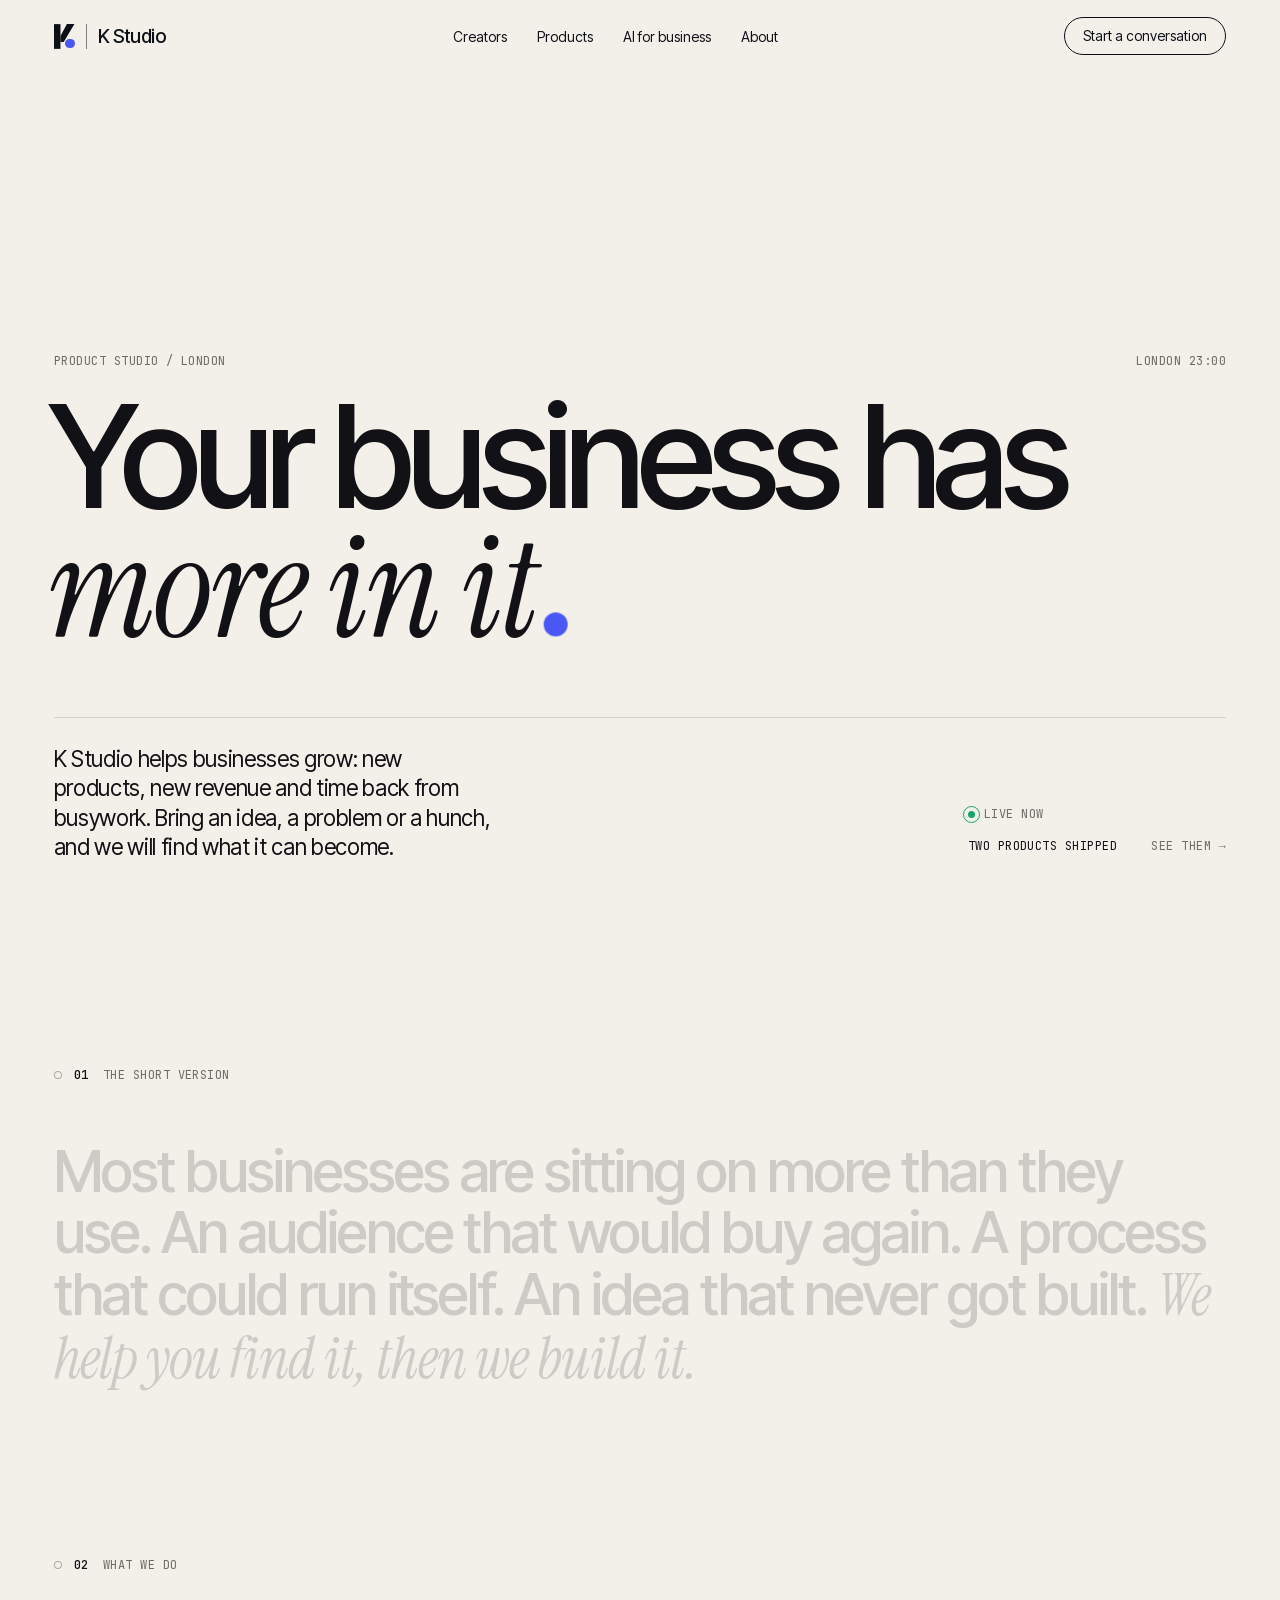
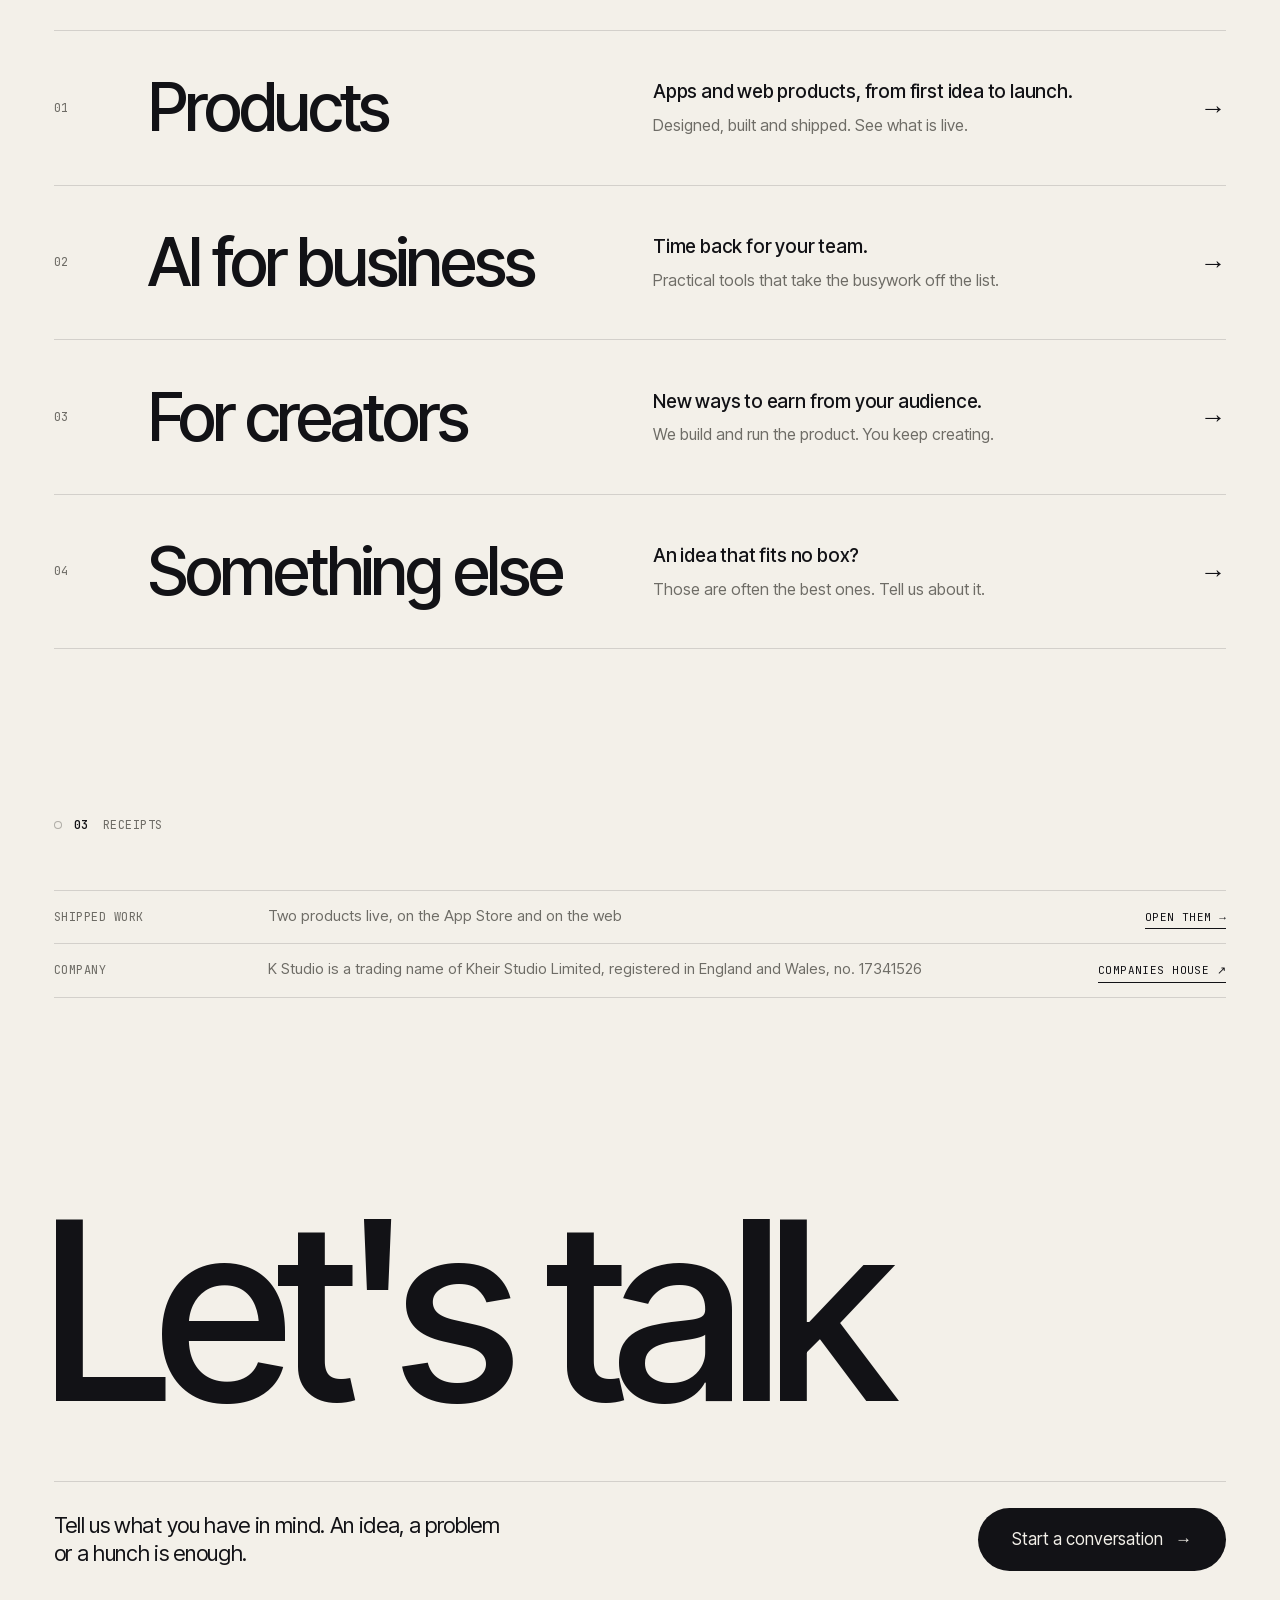
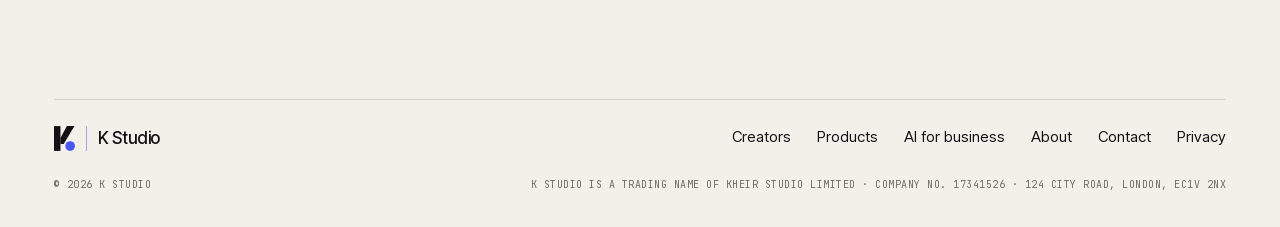
<file: index.html>
<!doctype html>
<html lang="en-GB">
<head>
<meta charset="utf-8">
<meta name="viewport" content="width=device-width, initial-scale=1">
<title>K Studio · Product studio, London</title>
<meta name="description" content="K Studio helps businesses grow: new products, new revenue and time back from busywork. London.">
<link rel="canonical" href="https://kheirstudio.com/">
<meta property="og:type" content="website">
<meta property="og:site_name" content="K Studio">
<meta property="og:title" content="K Studio · Product studio, London">
<meta property="og:description" content="K Studio helps businesses grow: new products, new revenue and time back from busywork. London.">
<meta property="og:url" content="https://kheirstudio.com/">
<meta property="og:image" content="https://kheirstudio.com/assets/og/home-v2.png">
<meta property="og:image:width" content="1200">
<meta property="og:image:height" content="630">
<meta property="og:image:alt" content="K Studio. Your business has more in it.">
<meta name="twitter:card" content="summary_large_image">
<meta name="theme-color" content="#F3F0E9">
<link rel="icon" href="/assets/logo-mark.svg" type="image/svg+xml">
<link rel="icon" href="/assets/favicon-32.png" sizes="32x32" type="image/png">
<link rel="apple-touch-icon" href="/assets/apple-touch-icon.png">
<link rel="preload" href="/assets/fonts/inter-tight-latin.woff2" as="font" type="font/woff2" crossorigin>
<script>document.documentElement.classList.add('js');setTimeout(function(){if(!window.KS)document.documentElement.classList.add('no-anim')},3000)</script>
<link rel="stylesheet" href="/assets/site.css">
<script type="application/ld+json">
{
  "@context": "https://schema.org",
  "@type": "Organization",
  "name": "K Studio",
  "legalName": "Kheir Studio Limited",
  "url": "https://kheirstudio.com/",
  "logo": "https://kheirstudio.com/assets/brand/k-studio-icon-512.png",
  "foundingDate": "2026-07-15",
  "identifier": { "@type": "PropertyValue", "propertyID": "Companies House company number", "value": "17341526" },
  "address": { "@type": "PostalAddress", "streetAddress": "124 City Road", "addressLocality": "London", "postalCode": "EC1V 2NX", "addressCountry": "GB" },
  "sameAs": ["https://find-and-update.company-information.service.gov.uk/company/17341526"]
}
</script>
</head>
<body>

<a class="skip" href="#main">Skip to content</a>
<div class="dot" aria-hidden="true"></div>

<header class="nav" id="nav">
  <div class="wrap nav-in">
    <a class="brand" href="/" aria-label="K Studio, home" aria-current="page"><svg viewBox="15 9 39 46" width="21" height="25" aria-hidden="true"><rect x="15" y="9" width="12" height="46"/><path d="M27 31 39 9h14L33 42h-6z"/><circle class="k-dot" cx="45" cy="46" r="9"/></svg><i aria-hidden="true"></i><span>K Studio</span></a>
    <nav class="nav-links" aria-label="Main">
      <a href="/creators/">Creators</a>
      <a href="/products/">Products</a>
      <a href="/ai/">AI for business</a>
      <a href="/about/">About</a>
    </nav>
    <a class="nav-cta" href="/contact/">Start a conversation</a>
    <a class="nav-menu" href="#footer-nav" aria-controls="menu">Menu</a>
  </div>
</header>
<div class="menu" id="menu" hidden>
  <nav aria-label="Menu">
    <a href="/" aria-current="page" style="--i:0">Home</a>
    <a href="/creators/" style="--i:1">Creators</a>
    <a href="/products/" style="--i:2">Products</a>
    <a href="/ai/" style="--i:3">AI for business</a>
    <a href="/about/" style="--i:4">About</a>
  </nav>
  <div>
    <a class="btn" href="/contact/">Start a conversation <span aria-hidden="true">→</span></a>
    <p class="menu-legal mono">K Studio is a trading name of Kheir Studio Limited · Company no. 17341526 · 124 City Road, London, EC1V 2NX</p>
  </div>
</div>

<main id="main">
  <!-- HERO -->
  <div class="hero wrap" id="top">
    <p class="hero-meta mono"><span>Product studio / London</span><span class="clock">London <time data-clock>--:--</time></span></p>
    <h1>
      <span class="line"><span class="line-in" style="--i:0">Your business has</span></span>
      <span class="line"><span class="line-in" style="--i:1"><em>more in it</em><span class="dot-anchor" data-c="accent"></span></span></span>
    </h1>
    <div class="hero-foot">
      <p class="lede">K Studio helps businesses grow: new products, new revenue and time back from busywork. Bring an idea, a problem or a hunch, and we will find what it can become.</p>
      <ul class="live mono">
        <li class="live-h"><i class="pulse"></i>Live now</li>
        <li><a href="/products/">Two products shipped <span>See them →</span></a></li>
      </ul>
    </div>
  </div>

  <!-- 01 THE SHORT VERSION -->
  <section class="wrap">
    <p class="label mono"><span class="dot-anchor dot-anchor--sm" data-c="accent"></span><b>01</b>The short version</p>
    <p class="statement" data-words>Most businesses are sitting on more than they use. An audience that would buy again. A process that could run itself. An idea that never got built. <em>We help you find it, then we build&nbsp;it.</em></p>
  </section>

  <!-- 02 WHAT WE DO -->
  <section class="wrap tight" id="services">
    <p class="label mono"><span class="dot-anchor dot-anchor--sm" data-c="accent"></span><b>02</b>What we do</p>
    <div class="rows">
      <a class="row" href="/products/" data-reveal>
        <span class="row-n mono">01</span>
        <span class="row-t">Products</span>
        <span class="row-d"><strong>Apps and web products, from first idea to launch.</strong>Designed, built and shipped. See what is live.</span>
        <span class="row-a" aria-hidden="true">→</span>
      </a>
      <a class="row" href="/ai/" data-reveal>
        <span class="row-n mono">02</span>
        <span class="row-t">AI for business</span>
        <span class="row-d"><strong>Time back for your team.</strong>Practical tools that take the busywork off the list.</span>
        <span class="row-a" aria-hidden="true">→</span>
      </a>
      <a class="row" href="/creators/" data-reveal>
        <span class="row-n mono">03</span>
        <span class="row-t">For creators</span>
        <span class="row-d"><strong>New ways to earn from your audience.</strong>We build and run the product. You keep creating.</span>
        <span class="row-a" aria-hidden="true">→</span>
      </a>
      <a class="row" href="/contact/" data-reveal>
        <span class="row-n mono">04</span>
        <span class="row-t">Something else</span>
        <span class="row-d"><strong>An idea that fits no box?</strong>Those are often the best ones. Tell us about it.</span>
        <span class="row-a" aria-hidden="true">→</span>
      </a>
    </div>
  </section>

  <!-- 03 RECEIPTS -->
  <section class="wrap tight" id="receipts">
    <p class="label mono"><span class="dot-anchor dot-anchor--sm" data-c="accent"></span><b>03</b>Receipts</p>
    <ul class="ledger ledger--small">
      <li data-reveal><span class="k mono">Shipped work</span><span class="v">Two products live, on the App Store and on the web</span><a class="go mono" href="/products/">Open them →</a></li>
      <li data-reveal><span class="k mono">Company</span><span class="v">K Studio is a trading name of Kheir Studio Limited, registered in England and Wales, no. 17341526</span><a class="go mono" href="https://find-and-update.company-information.service.gov.uk/company/17341526" target="_blank" rel="noopener">Companies House ↗</a></li>
    </ul>
  </section>

  <!-- CTA -->
  <section class="wrap cta" id="contact">
    <p class="cta-big" aria-label="Let's talk.">Let's talk<span class="dot-anchor" data-c="accent"></span></p>
    <div class="cta-foot">
      <p>Tell us what you have in mind. An idea, a problem or a hunch is enough.</p>
      <a class="btn" href="/contact/" data-magnetic>Start a conversation <span aria-hidden="true">→</span></a>
    </div>
  </section>
</main>

<footer class="wrap">
  <div class="foot">
    <a class="brand" href="/" aria-label="K Studio, home"><svg viewBox="15 9 39 46" width="21" height="25" aria-hidden="true"><rect x="15" y="9" width="12" height="46"/><path d="M27 31 39 9h14L33 42h-6z"/><circle class="k-dot" cx="45" cy="46" r="9"/></svg><i aria-hidden="true"></i><span>K Studio</span></a>
    <nav class="foot-nav" id="footer-nav" aria-label="Footer">
      <a href="/creators/">Creators</a>
      <a href="/products/">Products</a>
      <a href="/ai/">AI for business</a>
      <a href="/about/">About</a>
      <a href="/contact/">Contact</a>
      <a href="/privacy/">Privacy</a>
    </nav>
  </div>
  <p class="foot-legal mono"><span>&copy; <span id="year">2026</span> K Studio</span><span>K Studio is a trading name of Kheir Studio Limited · Company no. 17341526 · 124 City Road, London, EC1V 2NX</span></p>
</footer>

<script src="/assets/site.js"></script>
</body>
</html>
</file>
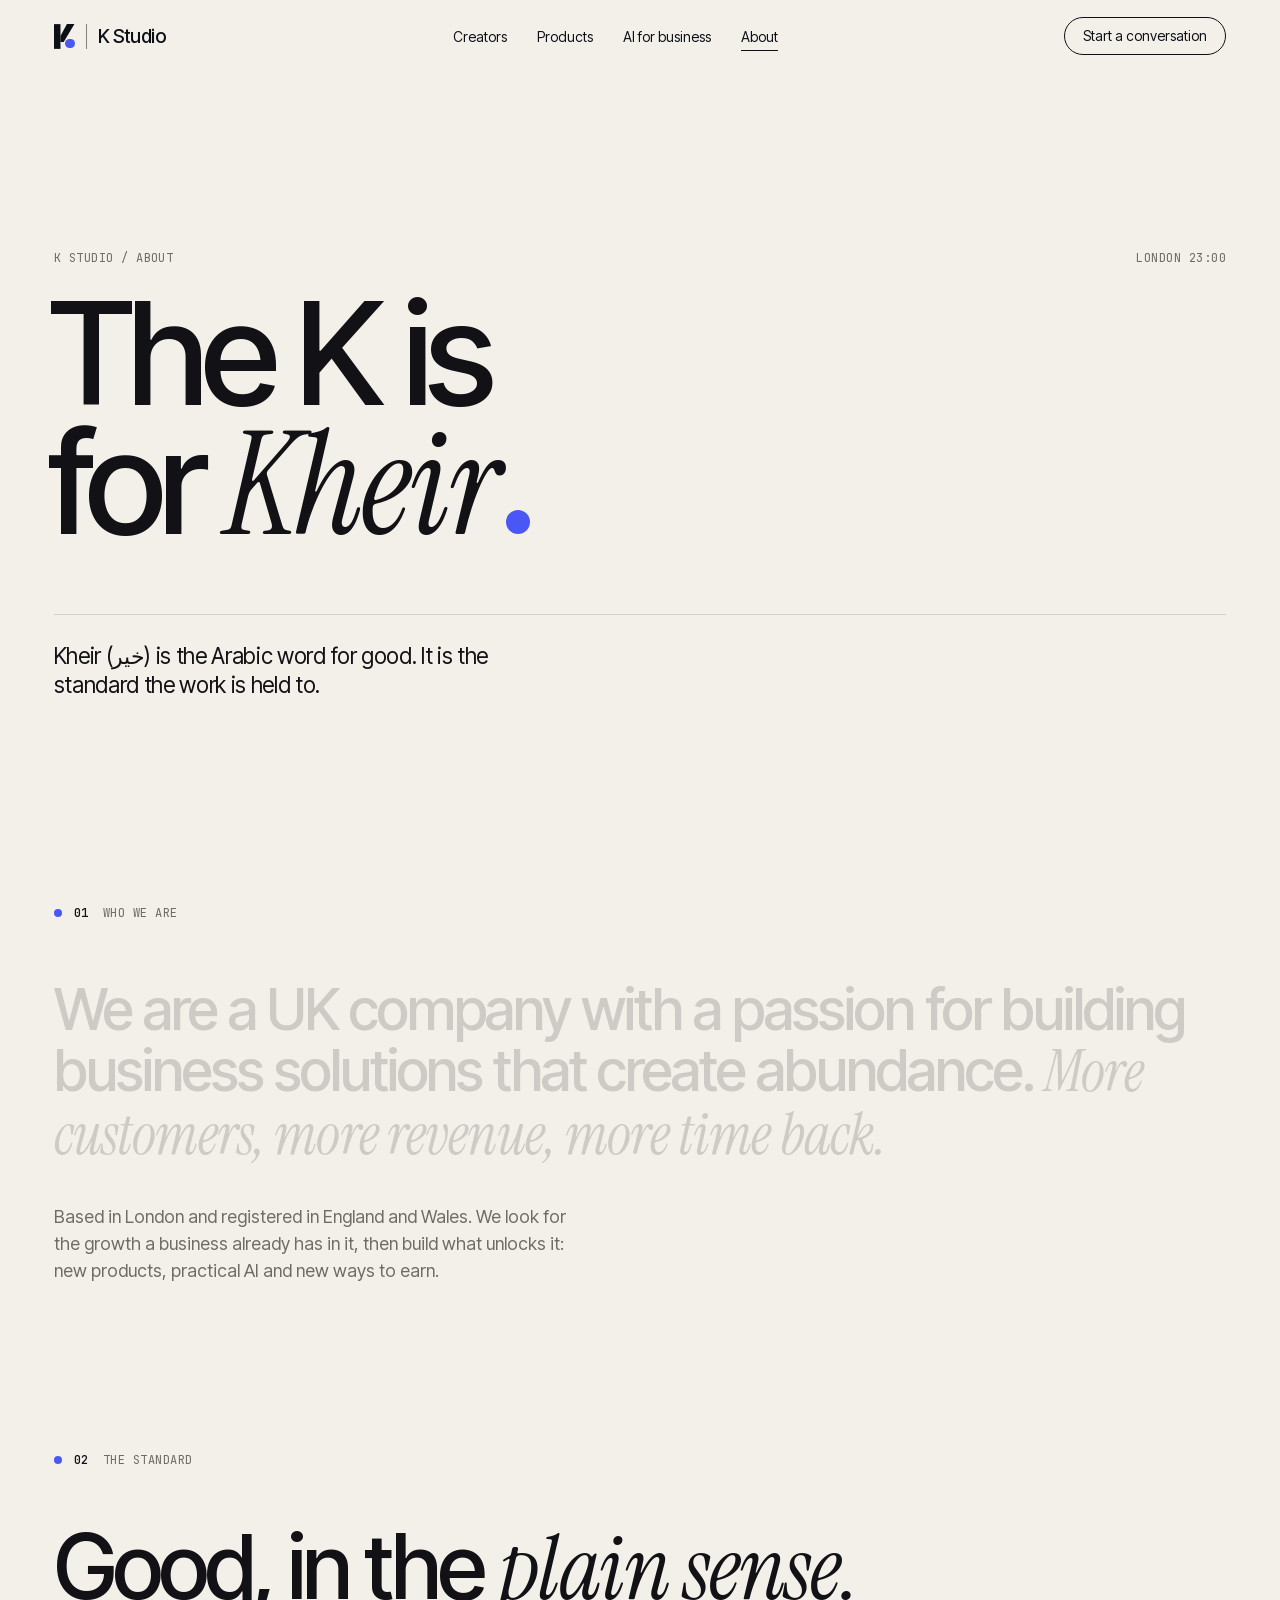
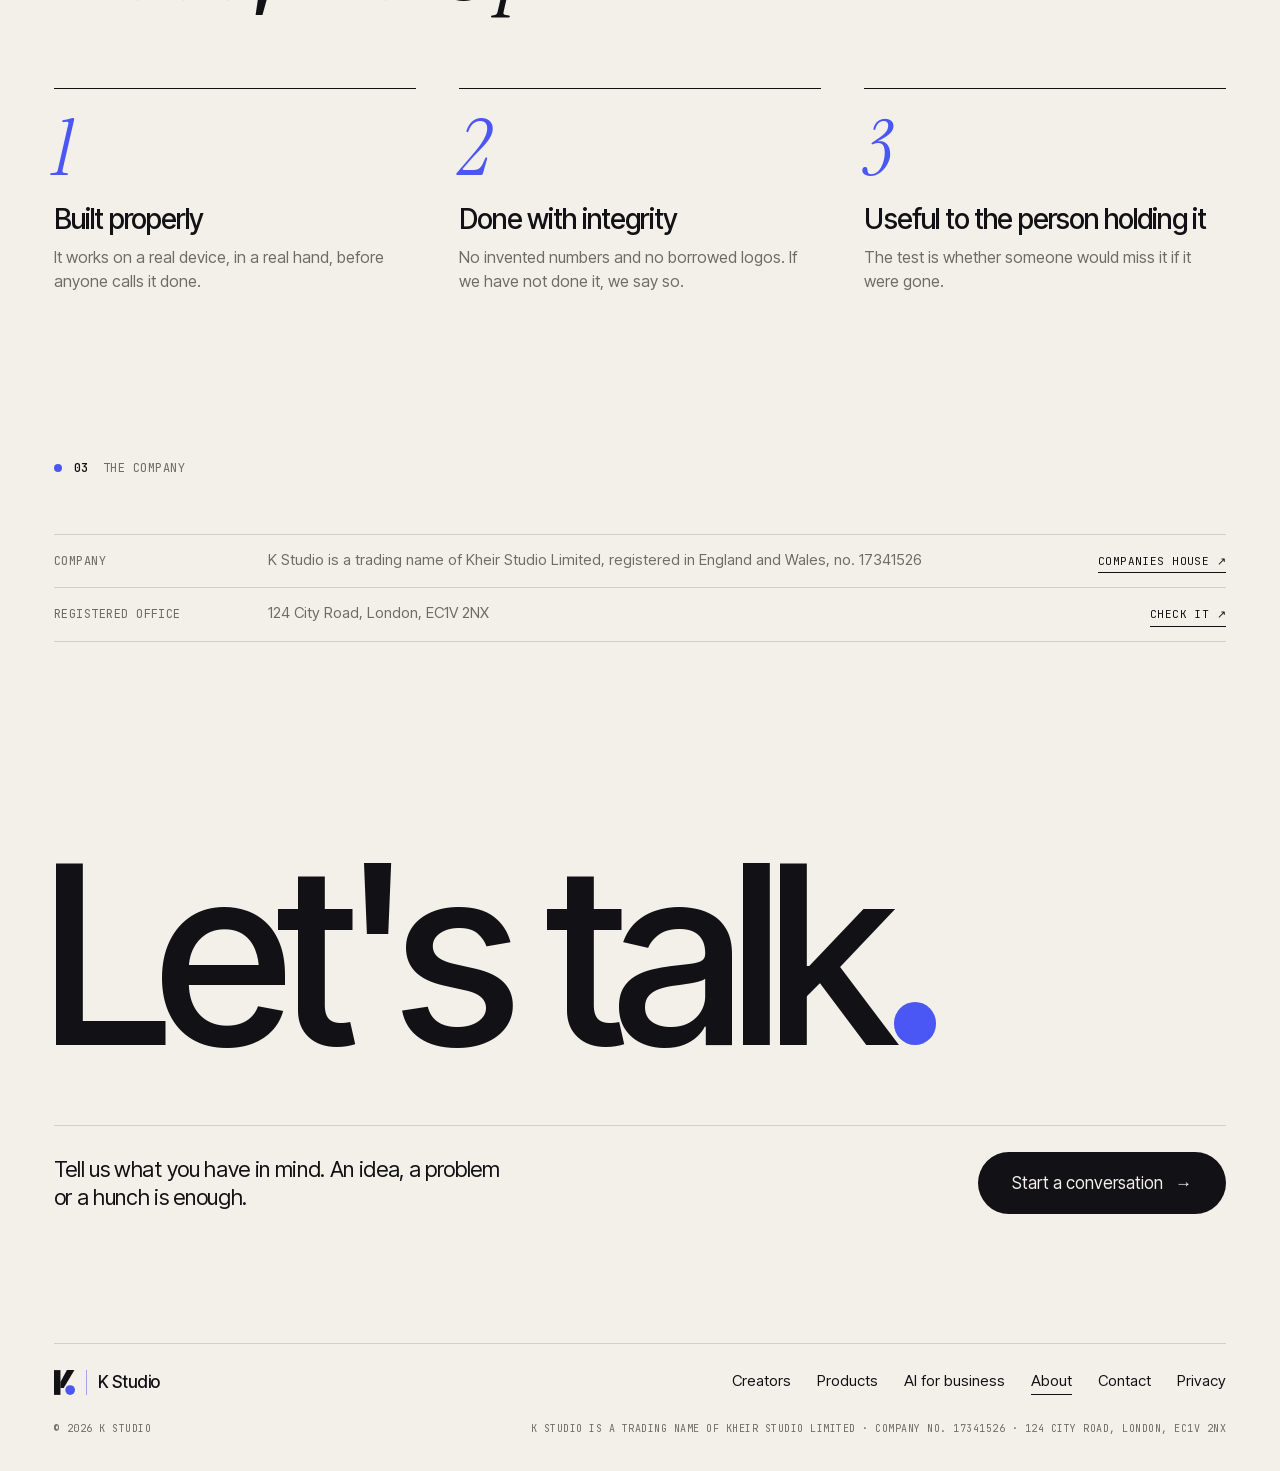
<file: about/index.html>
<!doctype html>
<html lang="en-GB">
<head>
<meta charset="utf-8">
<meta name="viewport" content="width=device-width, initial-scale=1">
<title>About · K Studio</title>
<meta name="description" content="K Studio is a UK company with a passion for building business solutions that create abundance. What the K stands for, and the standard the work is held to.">
<link rel="canonical" href="https://kheirstudio.com/about/">
<meta property="og:type" content="website">
<meta property="og:site_name" content="K Studio">
<meta property="og:title" content="About · K Studio">
<meta property="og:description" content="K Studio is a UK company with a passion for building business solutions that create abundance. What the K stands for, and the standard the work is held to.">
<meta property="og:url" content="https://kheirstudio.com/about/">
<meta property="og:image" content="https://kheirstudio.com/assets/og/about-v2.png">
<meta property="og:image:width" content="1200">
<meta property="og:image:height" content="630">
<meta property="og:image:alt" content="K Studio. The K is for Kheir.">
<meta name="twitter:card" content="summary_large_image">
<meta name="theme-color" content="#F3F0E9">
<link rel="icon" href="/assets/logo-mark.svg" type="image/svg+xml">
<link rel="icon" href="/assets/favicon-32.png" sizes="32x32" type="image/png">
<link rel="apple-touch-icon" href="/assets/apple-touch-icon.png">
<link rel="preload" href="/assets/fonts/inter-tight-latin.woff2" as="font" type="font/woff2" crossorigin>
<script>document.documentElement.classList.add('js');setTimeout(function(){if(!window.KS)document.documentElement.classList.add('no-anim')},3000)</script>
<link rel="stylesheet" href="/assets/site.css">
</head>
<body>

<a class="skip" href="#main">Skip to content</a>
<div class="dot" aria-hidden="true"></div>

<header class="nav" id="nav">
  <div class="wrap nav-in">
    <a class="brand" href="/" aria-label="K Studio, home"><svg viewBox="15 9 39 46" width="21" height="25" aria-hidden="true"><rect x="15" y="9" width="12" height="46"/><path d="M27 31 39 9h14L33 42h-6z"/><circle class="k-dot" cx="45" cy="46" r="9"/></svg><i aria-hidden="true"></i><span>K Studio</span></a>
    <nav class="nav-links" aria-label="Main">
      <a href="/creators/">Creators</a>
      <a href="/products/">Products</a>
      <a href="/ai/">AI for business</a>
      <a href="/about/" aria-current="page">About</a>
    </nav>
    <a class="nav-cta" href="/contact/">Start a conversation</a>
    <a class="nav-menu" href="#footer-nav" aria-controls="menu">Menu</a>
  </div>
</header>
<div class="menu" id="menu" hidden>
  <nav aria-label="Menu">
    <a href="/" style="--i:0">Home</a>
    <a href="/creators/" style="--i:1">Creators</a>
    <a href="/products/" style="--i:2">Products</a>
    <a href="/ai/" style="--i:3">AI for business</a>
    <a href="/about/" aria-current="page" style="--i:4">About</a>
  </nav>
  <div>
    <a class="btn" href="/contact/">Start a conversation <span aria-hidden="true">→</span></a>
    <p class="menu-legal mono">K Studio is a trading name of Kheir Studio Limited · Company no. 17341526 · 124 City Road, London, EC1V 2NX</p>
  </div>
</div>

<main id="main">
  <!-- HERO -->
  <div class="hero hero--page wrap" id="top">
    <p class="hero-meta mono"><span>K Studio / About</span><span class="clock">London <time data-clock>--:--</time></span></p>
    <h1>
      <span class="line"><span class="line-in" style="--i:0">The K is</span></span>
      <span class="line"><span class="line-in" style="--i:1">for <em>Kheir</em><span class="dot-anchor" data-c="accent"></span></span></span>
    </h1>
    <div class="hero-foot">
      <p class="lede">Kheir (<span lang="ar">خير</span>) is the Arabic word for good. It is the standard the work is held to.</p>
    </div>
  </div>

  <!-- 01 WHO WE ARE -->
  <section class="wrap" id="who-we-are">
    <p class="label mono"><span class="dot-anchor dot-anchor--sm" data-c="accent"></span><b>01</b>Who we are</p>
    <p class="statement" data-words>We are a UK company with a passion for building business solutions that create abundance. <em>More customers, more revenue, more time&nbsp;back.</em></p>
    <p class="statement-d" data-reveal>Based in London and registered in England and Wales. We look for the growth a business already has in it, then build what unlocks it: new products, practical AI and new ways to earn.</p>
  </section>

  <!-- 02 THE STANDARD -->
  <section class="wrap tight" id="standard">
    <p class="label mono"><span class="dot-anchor dot-anchor--sm" data-c="accent"></span><b>02</b>The standard</p>
    <h2 class="h2" data-reveal>Good, in the <em>plain sense.</em></h2>
    <div class="steps">
      <div class="step" data-reveal><i>1</i><h3>Built properly</h3><p>It works on a real device, in a real hand, before anyone calls it done.</p></div>
      <div class="step" data-reveal style="--d:110ms"><i>2</i><h3>Done with integrity</h3><p>No invented numbers and no borrowed logos. If we have not done it, we say so.</p></div>
      <div class="step" data-reveal style="--d:220ms"><i>3</i><h3>Useful to the person holding it</h3><p>The test is whether someone would miss it if it were gone.</p></div>
    </div>
  </section>

  <!-- 03 THE COMPANY -->
  <section class="wrap tight" id="company">
    <p class="label mono"><span class="dot-anchor dot-anchor--sm" data-c="accent"></span><b>03</b>The company</p>
    <ul class="ledger ledger--small">
      <li data-reveal><span class="k mono">Company</span><span class="v">K Studio is a trading name of Kheir Studio Limited, registered in England and Wales, no. 17341526</span><a class="go mono" href="https://find-and-update.company-information.service.gov.uk/company/17341526" target="_blank" rel="noopener">Companies House ↗</a></li>
      <li data-reveal><span class="k mono">Registered office</span><span class="v">124 City Road, London, EC1V 2NX</span><a class="go mono" href="https://find-and-update.company-information.service.gov.uk/company/17341526" target="_blank" rel="noopener">Check it ↗</a></li>
    </ul>
  </section>

  <!-- CTA -->
  <section class="wrap cta" id="contact">
    <p class="cta-big" aria-label="Let's talk.">Let's talk<span class="dot-anchor" data-c="accent"></span></p>
    <div class="cta-foot">
      <p>Tell us what you have in mind. An idea, a problem or a hunch is enough.</p>
      <a class="btn" href="/contact/" data-magnetic>Start a conversation <span aria-hidden="true">→</span></a>
    </div>
  </section>
</main>

<footer class="wrap">
  <div class="foot">
    <a class="brand" href="/" aria-label="K Studio, home"><svg viewBox="15 9 39 46" width="21" height="25" aria-hidden="true"><rect x="15" y="9" width="12" height="46"/><path d="M27 31 39 9h14L33 42h-6z"/><circle class="k-dot" cx="45" cy="46" r="9"/></svg><i aria-hidden="true"></i><span>K Studio</span></a>
    <nav class="foot-nav" id="footer-nav" aria-label="Footer">
      <a href="/creators/">Creators</a>
      <a href="/products/">Products</a>
      <a href="/ai/">AI for business</a>
      <a href="/about/" aria-current="page">About</a>
      <a href="/contact/">Contact</a>
      <a href="/privacy/">Privacy</a>
    </nav>
  </div>
  <p class="foot-legal mono"><span>&copy; <span id="year">2026</span> K Studio</span><span>K Studio is a trading name of Kheir Studio Limited · Company no. 17341526 · 124 City Road, London, EC1V 2NX</span></p>
</footer>

<script src="/assets/site.js"></script>
</body>
</html>
</file>
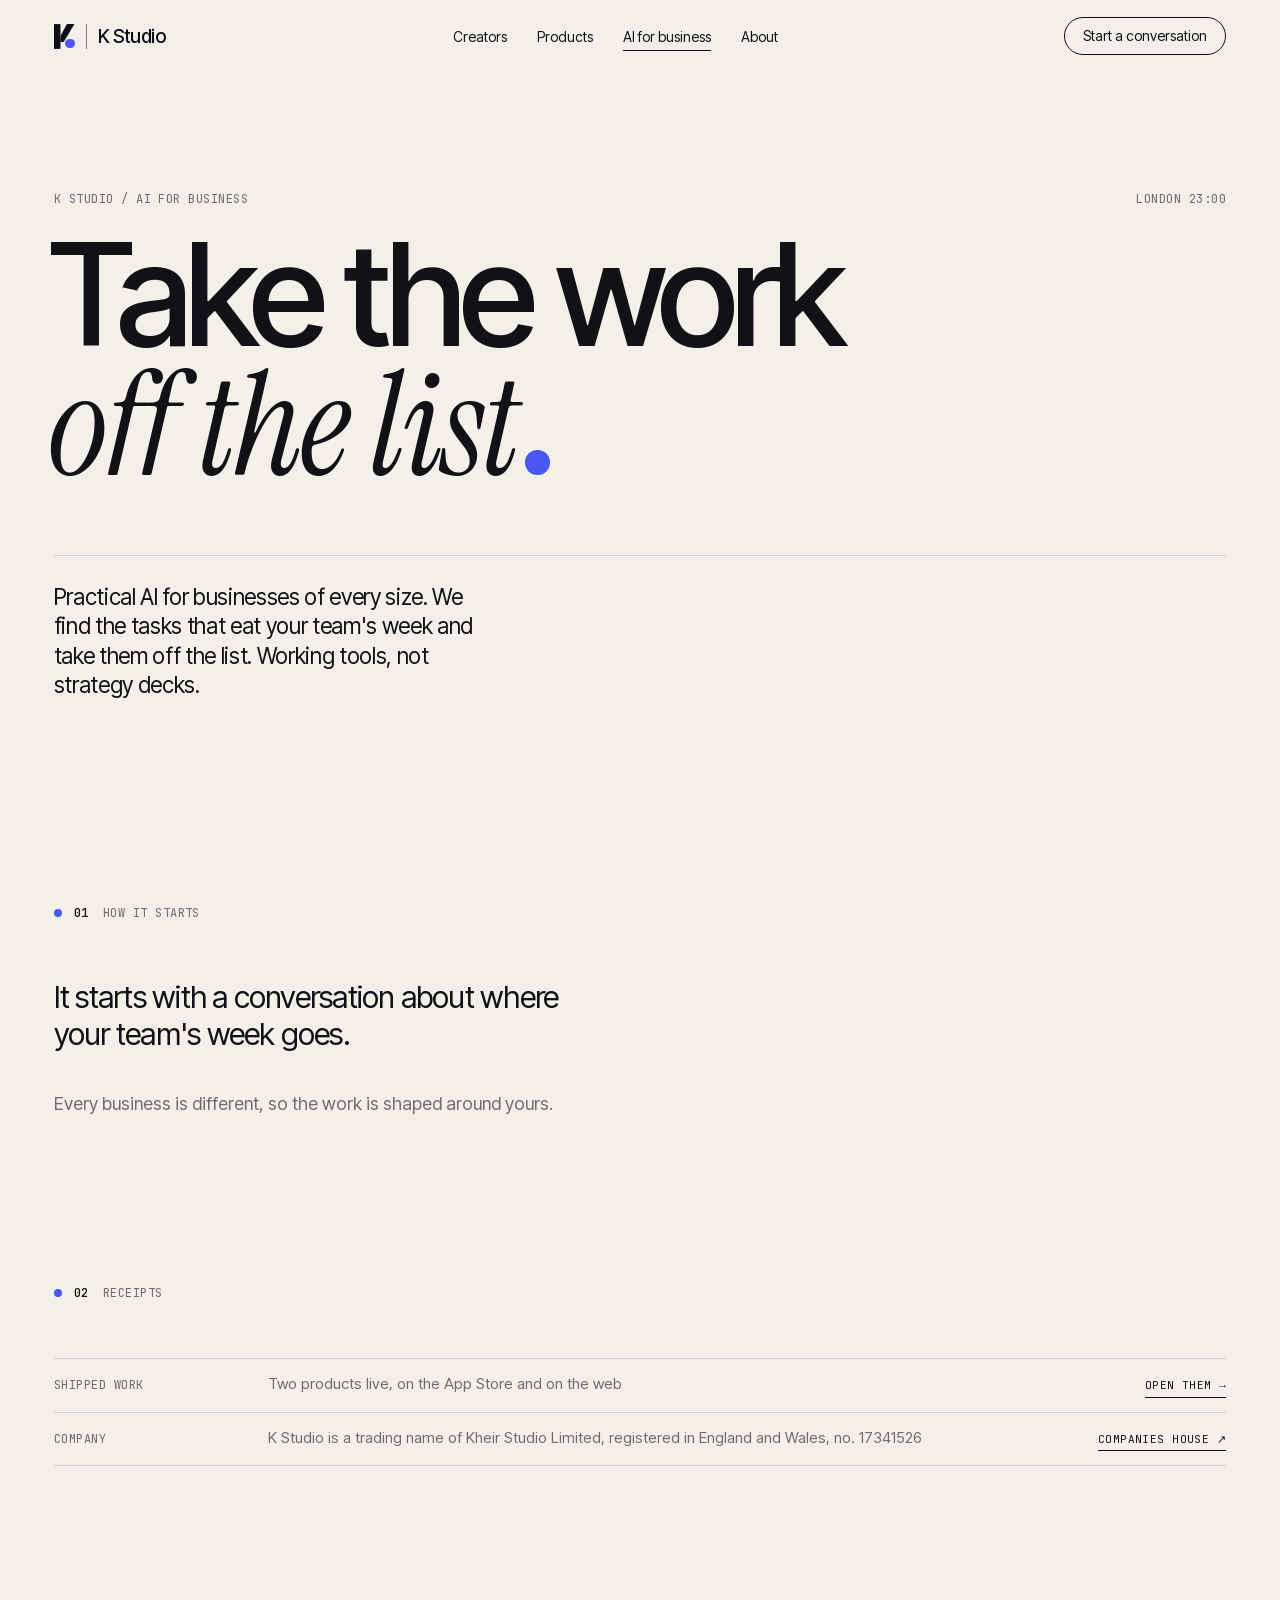
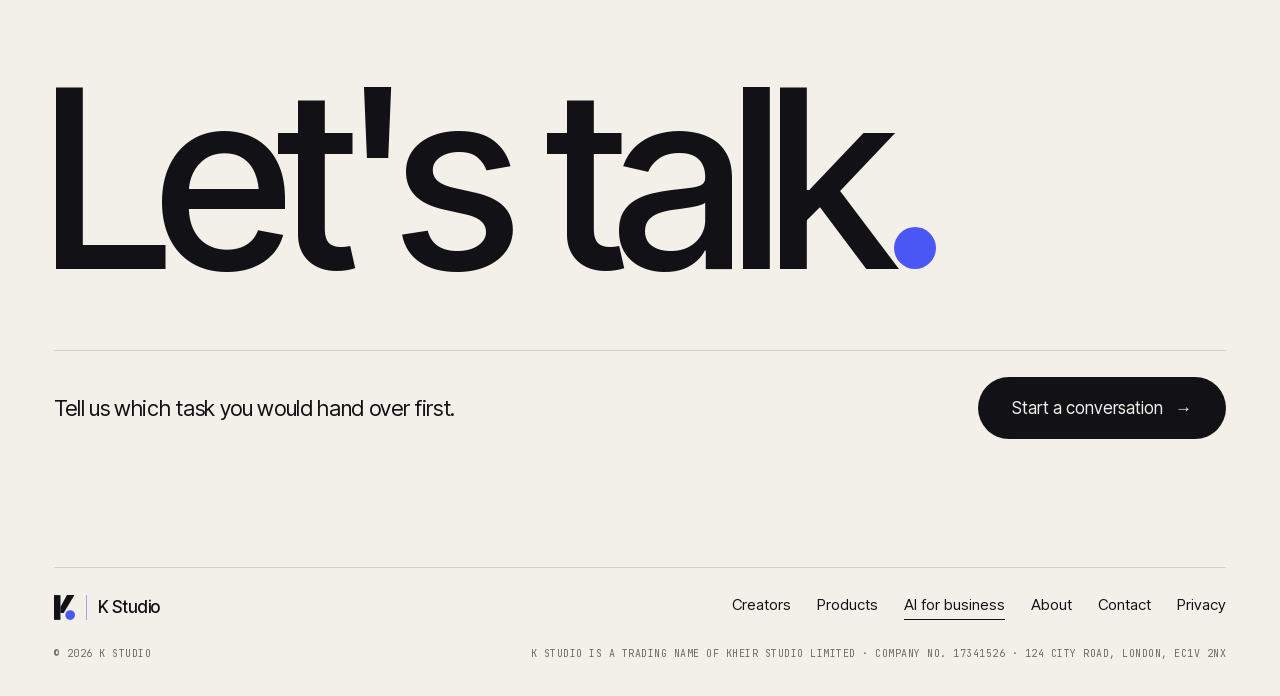
<file: ai/index.html>
<!doctype html>
<html lang="en-GB">
<head>
<meta charset="utf-8">
<meta name="viewport" content="width=device-width, initial-scale=1">
<title>AI for business · K Studio</title>
<meta name="description" content="Practical AI for businesses of every size: working tools that take tasks off your team's week.">
<link rel="canonical" href="https://kheirstudio.com/ai/">
<meta property="og:type" content="website">
<meta property="og:site_name" content="K Studio">
<meta property="og:title" content="AI for business · K Studio">
<meta property="og:description" content="Practical AI for businesses of every size: working tools that take tasks off your team's week.">
<meta property="og:url" content="https://kheirstudio.com/ai/">
<meta property="og:image" content="https://kheirstudio.com/assets/og/ai.png">
<meta property="og:image:width" content="1200">
<meta property="og:image:height" content="630">
<meta property="og:image:alt" content="K Studio. Take the work off the list.">
<meta name="twitter:card" content="summary_large_image">
<meta name="theme-color" content="#F3F0E9">
<link rel="icon" href="/assets/logo-mark.svg" type="image/svg+xml">
<link rel="icon" href="/assets/favicon-32.png" sizes="32x32" type="image/png">
<link rel="apple-touch-icon" href="/assets/apple-touch-icon.png">
<link rel="preload" href="/assets/fonts/inter-tight-latin.woff2" as="font" type="font/woff2" crossorigin>
<script>document.documentElement.classList.add('js');setTimeout(function(){if(!window.KS)document.documentElement.classList.add('no-anim')},3000)</script>
<link rel="stylesheet" href="/assets/site.css">
</head>
<body>

<a class="skip" href="#main">Skip to content</a>
<div class="dot" aria-hidden="true"></div>

<header class="nav" id="nav">
  <div class="wrap nav-in">
    <a class="brand" href="/" aria-label="K Studio, home"><svg viewBox="15 9 39 46" width="21" height="25" aria-hidden="true"><rect x="15" y="9" width="12" height="46"/><path d="M27 31 39 9h14L33 42h-6z"/><circle class="k-dot" cx="45" cy="46" r="9"/></svg><i aria-hidden="true"></i><span>K Studio</span></a>
    <nav class="nav-links" aria-label="Main">
      <a href="/creators/">Creators</a>
      <a href="/products/">Products</a>
      <a href="/ai/" aria-current="page">AI for business</a>
      <a href="/about/">About</a>
    </nav>
    <a class="nav-cta" href="/contact/">Start a conversation</a>
    <a class="nav-menu" href="#footer-nav" aria-controls="menu">Menu</a>
  </div>
</header>
<div class="menu" id="menu" hidden>
  <nav aria-label="Menu">
    <a href="/" style="--i:0">Home</a>
    <a href="/creators/" style="--i:1">Creators</a>
    <a href="/products/" style="--i:2">Products</a>
    <a href="/ai/" aria-current="page" style="--i:3">AI for business</a>
    <a href="/about/" style="--i:4">About</a>
  </nav>
  <div>
    <a class="btn" href="/contact/">Start a conversation <span aria-hidden="true">→</span></a>
    <p class="menu-legal mono">K Studio is a trading name of Kheir Studio Limited · Company no. 17341526 · 124 City Road, London, EC1V 2NX</p>
  </div>
</div>

<main id="main">
  <!-- HERO -->
  <div class="hero hero--page wrap" id="top">
    <p class="hero-meta mono"><span>K Studio / AI for business</span><span class="clock">London <time data-clock>--:--</time></span></p>
    <h1>
      <span class="line"><span class="line-in" style="--i:0">Take the work</span></span>
      <span class="line"><span class="line-in" style="--i:1"><em>off the list</em><span class="dot-anchor" data-c="accent"></span></span></span>
    </h1>
    <div class="hero-foot">
      <p class="lede">Practical AI for businesses of every size. We find the tasks that eat your team's week and take them off the list. Working tools, not strategy decks.</p>
    </div>
  </div>

  <!-- 01 HOW IT STARTS -->
  <section class="wrap" id="start">
    <p class="label mono"><span class="dot-anchor dot-anchor--sm" data-c="accent"></span><b>01</b>How it starts</p>
    <p class="statement-lite" data-reveal>It starts with a conversation about where your team's week goes.</p>
    <p class="after statement-d" data-reveal>Every business is different, so the work is shaped around yours.</p>
  </section>

  <!-- 02 RECEIPTS -->
  <section class="wrap tight" id="receipts">
    <p class="label mono"><span class="dot-anchor dot-anchor--sm" data-c="accent"></span><b>02</b>Receipts</p>
    <ul class="ledger ledger--small">
      <li data-reveal><span class="k mono">Shipped work</span><span class="v">Two products live, on the App Store and on the web</span><a class="go mono" href="/products/">Open them →</a></li>
      <li data-reveal><span class="k mono">Company</span><span class="v">K Studio is a trading name of Kheir Studio Limited, registered in England and Wales, no. 17341526</span><a class="go mono" href="https://find-and-update.company-information.service.gov.uk/company/17341526" target="_blank" rel="noopener">Companies House ↗</a></li>
    </ul>
  </section>

  <!-- CTA -->
  <section class="wrap cta" id="contact">
    <p class="cta-big" aria-label="Let's talk.">Let's talk<span class="dot-anchor" data-c="accent"></span></p>
    <div class="cta-foot">
      <p>Tell us which task you would hand over first.</p>
      <a class="btn" href="/contact/" data-magnetic>Start a conversation <span aria-hidden="true">→</span></a>
    </div>
  </section>
</main>

<footer class="wrap">
  <div class="foot">
    <a class="brand" href="/" aria-label="K Studio, home"><svg viewBox="15 9 39 46" width="21" height="25" aria-hidden="true"><rect x="15" y="9" width="12" height="46"/><path d="M27 31 39 9h14L33 42h-6z"/><circle class="k-dot" cx="45" cy="46" r="9"/></svg><i aria-hidden="true"></i><span>K Studio</span></a>
    <nav class="foot-nav" id="footer-nav" aria-label="Footer">
      <a href="/creators/">Creators</a>
      <a href="/products/">Products</a>
      <a href="/ai/" aria-current="page">AI for business</a>
      <a href="/about/">About</a>
      <a href="/contact/">Contact</a>
      <a href="/privacy/">Privacy</a>
    </nav>
  </div>
  <p class="foot-legal mono"><span>&copy; <span id="year">2026</span> K Studio</span><span>K Studio is a trading name of Kheir Studio Limited · Company no. 17341526 · 124 City Road, London, EC1V 2NX</span></p>
</footer>

<script src="/assets/site.js"></script>
</body>
</html>
</file>
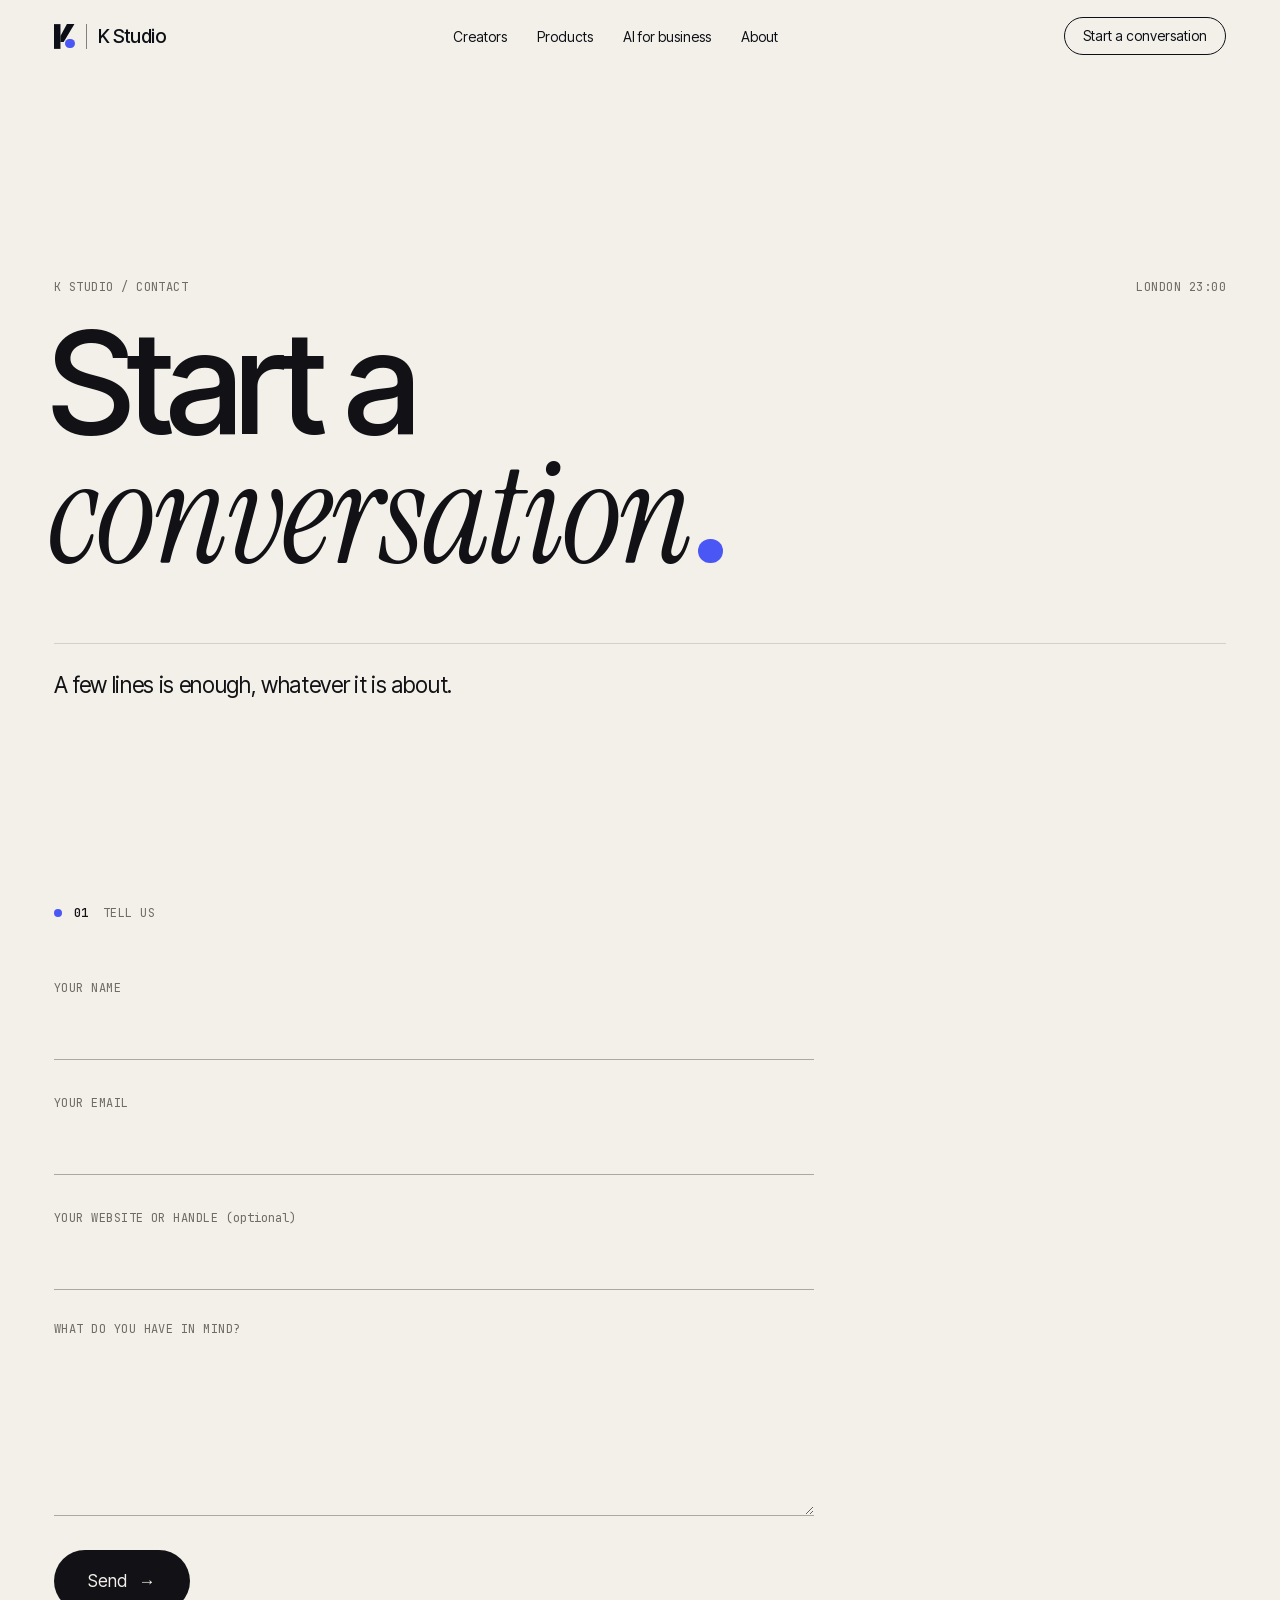
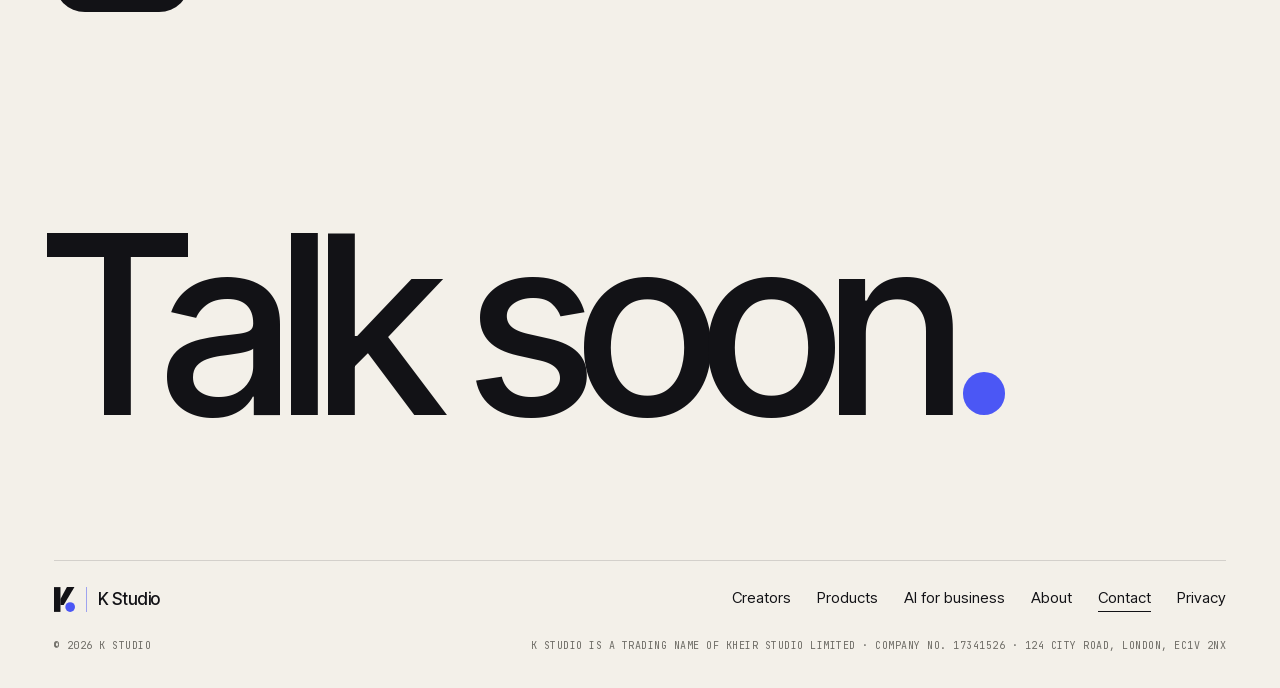
<file: contact/index.html>
<!doctype html>
<html lang="en-GB">
<head>
<meta charset="utf-8">
<meta name="viewport" content="width=device-width, initial-scale=1">
<title>Contact · K Studio</title>
<meta name="description" content="Start a conversation with K Studio. A few lines is enough, whatever it is about.">
<link rel="canonical" href="https://kheirstudio.com/contact/">
<meta property="og:type" content="website">
<meta property="og:site_name" content="K Studio">
<meta property="og:title" content="Contact · K Studio">
<meta property="og:description" content="Start a conversation with K Studio. A few lines is enough, whatever it is about.">
<meta property="og:url" content="https://kheirstudio.com/contact/">
<meta property="og:image" content="https://kheirstudio.com/assets/og/contact.png">
<meta property="og:image:width" content="1200">
<meta property="og:image:height" content="630">
<meta property="og:image:alt" content="K Studio. Start a conversation.">
<meta name="twitter:card" content="summary_large_image">
<meta name="theme-color" content="#F3F0E9">
<link rel="icon" href="/assets/logo-mark.svg" type="image/svg+xml">
<link rel="icon" href="/assets/favicon-32.png" sizes="32x32" type="image/png">
<link rel="apple-touch-icon" href="/assets/apple-touch-icon.png">
<link rel="preload" href="/assets/fonts/inter-tight-latin.woff2" as="font" type="font/woff2" crossorigin>
<script>document.documentElement.classList.add('js');setTimeout(function(){if(!window.KS)document.documentElement.classList.add('no-anim')},3000)</script>
<link rel="stylesheet" href="/assets/site.css">
</head>
<body>

<a class="skip" href="#main">Skip to content</a>
<div class="dot" aria-hidden="true"></div>

<header class="nav" id="nav">
  <div class="wrap nav-in">
    <a class="brand" href="/" aria-label="K Studio, home"><svg viewBox="15 9 39 46" width="21" height="25" aria-hidden="true"><rect x="15" y="9" width="12" height="46"/><path d="M27 31 39 9h14L33 42h-6z"/><circle class="k-dot" cx="45" cy="46" r="9"/></svg><i aria-hidden="true"></i><span>K Studio</span></a>
    <nav class="nav-links" aria-label="Main">
      <a href="/creators/">Creators</a>
      <a href="/products/">Products</a>
      <a href="/ai/">AI for business</a>
      <a href="/about/">About</a>
    </nav>
    <a class="nav-cta" href="/contact/">Start a conversation</a>
    <a class="nav-menu" href="#footer-nav" aria-controls="menu">Menu</a>
  </div>
</header>
<div class="menu" id="menu" hidden>
  <nav aria-label="Menu">
    <a href="/" style="--i:0">Home</a>
    <a href="/creators/" style="--i:1">Creators</a>
    <a href="/products/" style="--i:2">Products</a>
    <a href="/ai/" style="--i:3">AI for business</a>
    <a href="/about/" style="--i:4">About</a>
  </nav>
  <div>
    <a class="btn" href="/contact/">Start a conversation <span aria-hidden="true">→</span></a>
    <p class="menu-legal mono">K Studio is a trading name of Kheir Studio Limited · Company no. 17341526 · 124 City Road, London, EC1V 2NX</p>
  </div>
</div>

<main id="main">
  <!-- HERO -->
  <div class="hero hero--page wrap" id="top">
    <p class="hero-meta mono"><span>K Studio / Contact</span><span class="clock">London <time data-clock>--:--</time></span></p>
    <h1>
      <span class="line"><span class="line-in" style="--i:0">Start a</span></span>
      <span class="line"><span class="line-in" style="--i:1"><em>conversation</em><span class="dot-anchor" data-c="accent"></span></span></span>
    </h1>
    <div class="hero-foot">
      <p class="lede">A few lines is enough, whatever it is about.</p>
    </div>
  </div>

  <!-- 01 TELL US -->
  <section class="wrap" id="tell-us">
    <p class="label mono"><span class="dot-anchor dot-anchor--sm" data-c="accent"></span><b>01</b>Tell us</p>
    <p class="nojs">This form needs JavaScript to send.</p>
    <form class="form" id="contact-form" method="post" action="#" novalidate>
      <div class="field">
        <label class="field-l" for="name">Your name</label>
        <input class="input" id="name" name="name" type="text" autocomplete="name" required aria-describedby="name-e">
        <p class="field-e" id="name-e"></p>
      </div>
      <div class="field">
        <label class="field-l" for="email">Your email</label>
        <input class="input" id="email" name="email" type="email" autocomplete="email" required aria-describedby="email-e">
        <p class="field-e" id="email-e"></p>
      </div>
      <div class="field">
        <label class="field-l" for="handle">Your website or handle <small>(optional)</small></label>
        <input class="input" id="handle" name="handle" type="text" autocomplete="off">
      </div>
      <div class="field">
        <label class="field-l" for="message">What do you have in mind?</label>
        <textarea class="input" id="message" name="message" rows="5" required aria-describedby="message-e"></textarea>
        <p class="field-e" id="message-e"></p>
      </div>
      <!-- Bots fill hidden fields; people never see this one. -->
      <input class="hp" type="text" name="_gotcha" tabindex="-1" autocomplete="off" aria-hidden="true">
      <div class="form-foot">
        <button class="btn" id="send" type="submit">Send <span aria-hidden="true">→</span></button>
        <p class="form-note" id="form-status" role="status" aria-live="polite"></p>
      </div>
    </form>
    <p class="form-ok" id="sent" tabindex="-1" hidden>Sent. We will reply to the address you gave.</p>
  </section>

  <!-- CTA -->
  <section class="wrap cta" id="contact">
    <p class="cta-big" aria-label="Talk soon.">Talk soon<span class="dot-anchor" data-c="accent"></span></p>
  </section>
</main>

<footer class="wrap">
  <div class="foot">
    <a class="brand" href="/" aria-label="K Studio, home"><svg viewBox="15 9 39 46" width="21" height="25" aria-hidden="true"><rect x="15" y="9" width="12" height="46"/><path d="M27 31 39 9h14L33 42h-6z"/><circle class="k-dot" cx="45" cy="46" r="9"/></svg><i aria-hidden="true"></i><span>K Studio</span></a>
    <nav class="foot-nav" id="footer-nav" aria-label="Footer">
      <a href="/creators/">Creators</a>
      <a href="/products/">Products</a>
      <a href="/ai/">AI for business</a>
      <a href="/about/">About</a>
      <a href="/contact/" aria-current="page">Contact</a>
      <a href="/privacy/">Privacy</a>
    </nav>
  </div>
  <p class="foot-legal mono"><span>&copy; <span id="year">2026</span> K Studio</span><span>K Studio is a trading name of Kheir Studio Limited · Company no. 17341526 · 124 City Road, London, EC1V 2NX</span></p>
</footer>

<script src="/assets/site.js"></script>
</body>
</html>
</file>
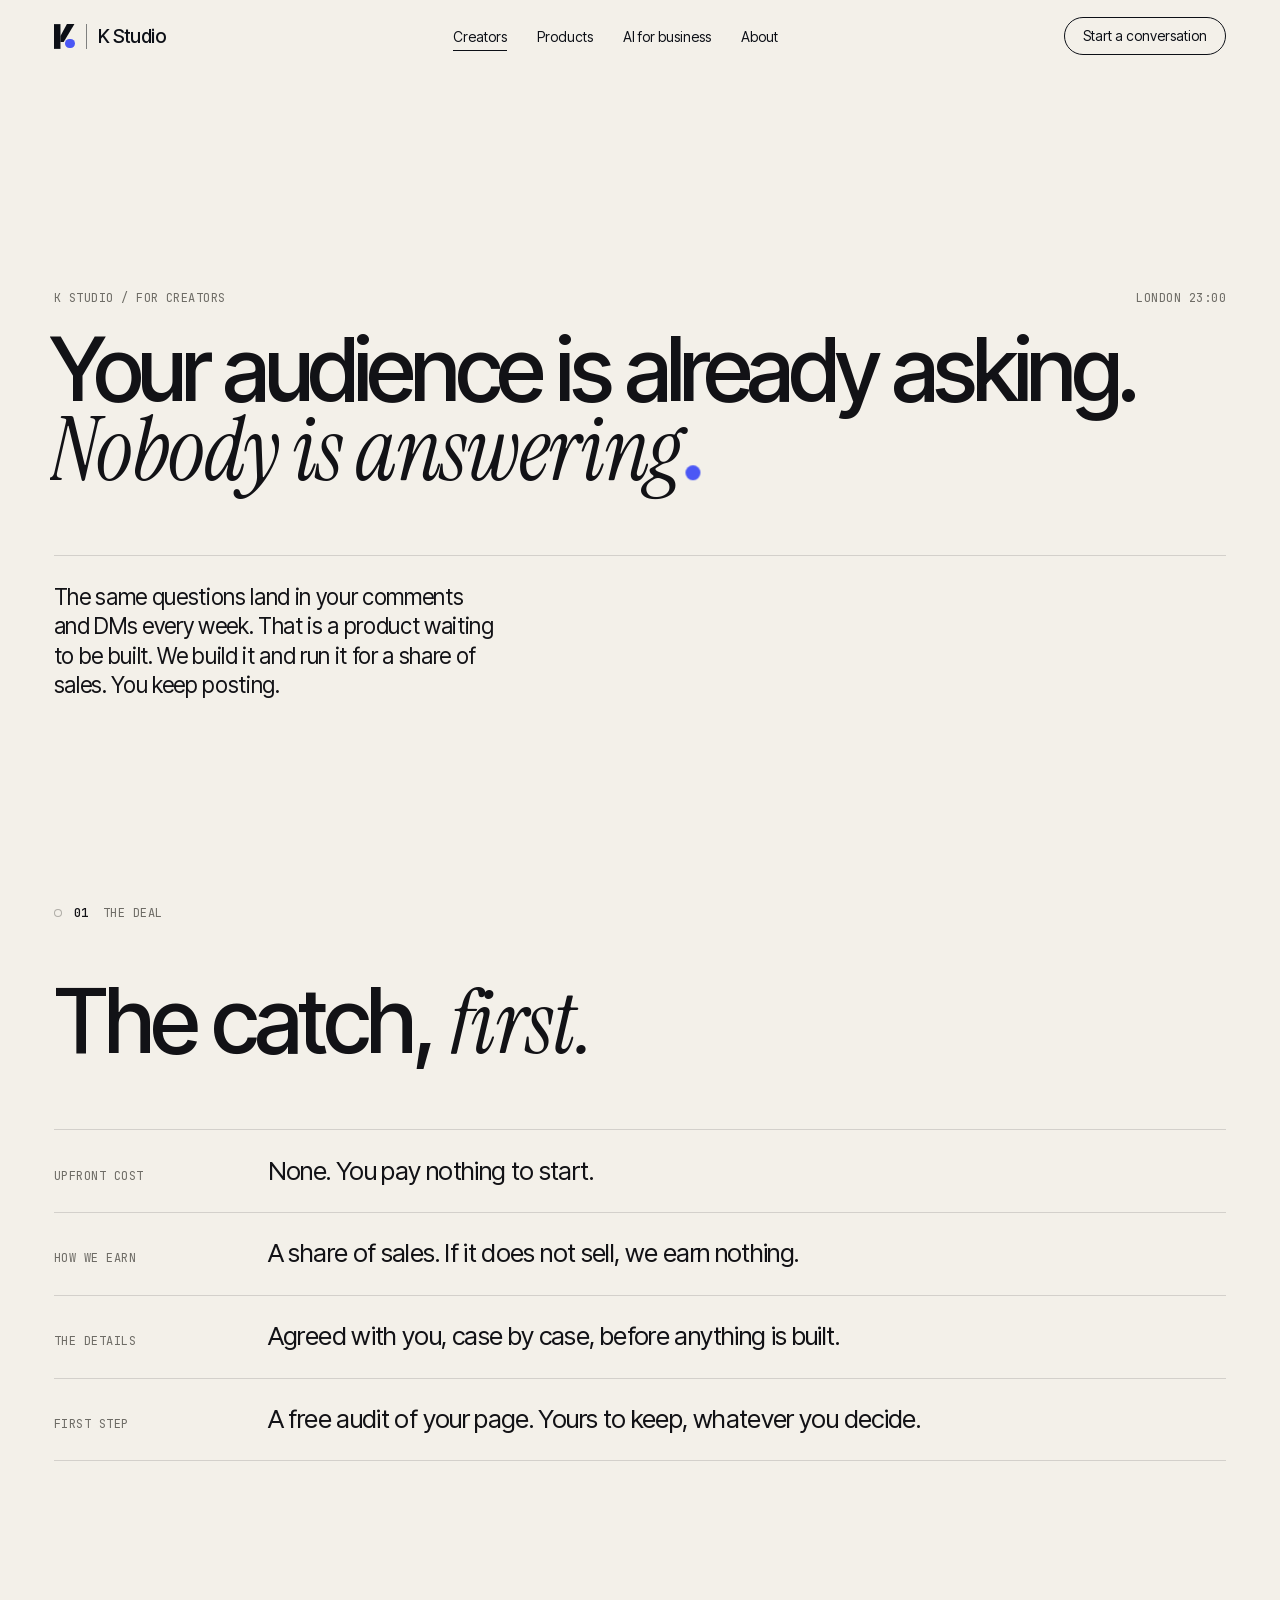
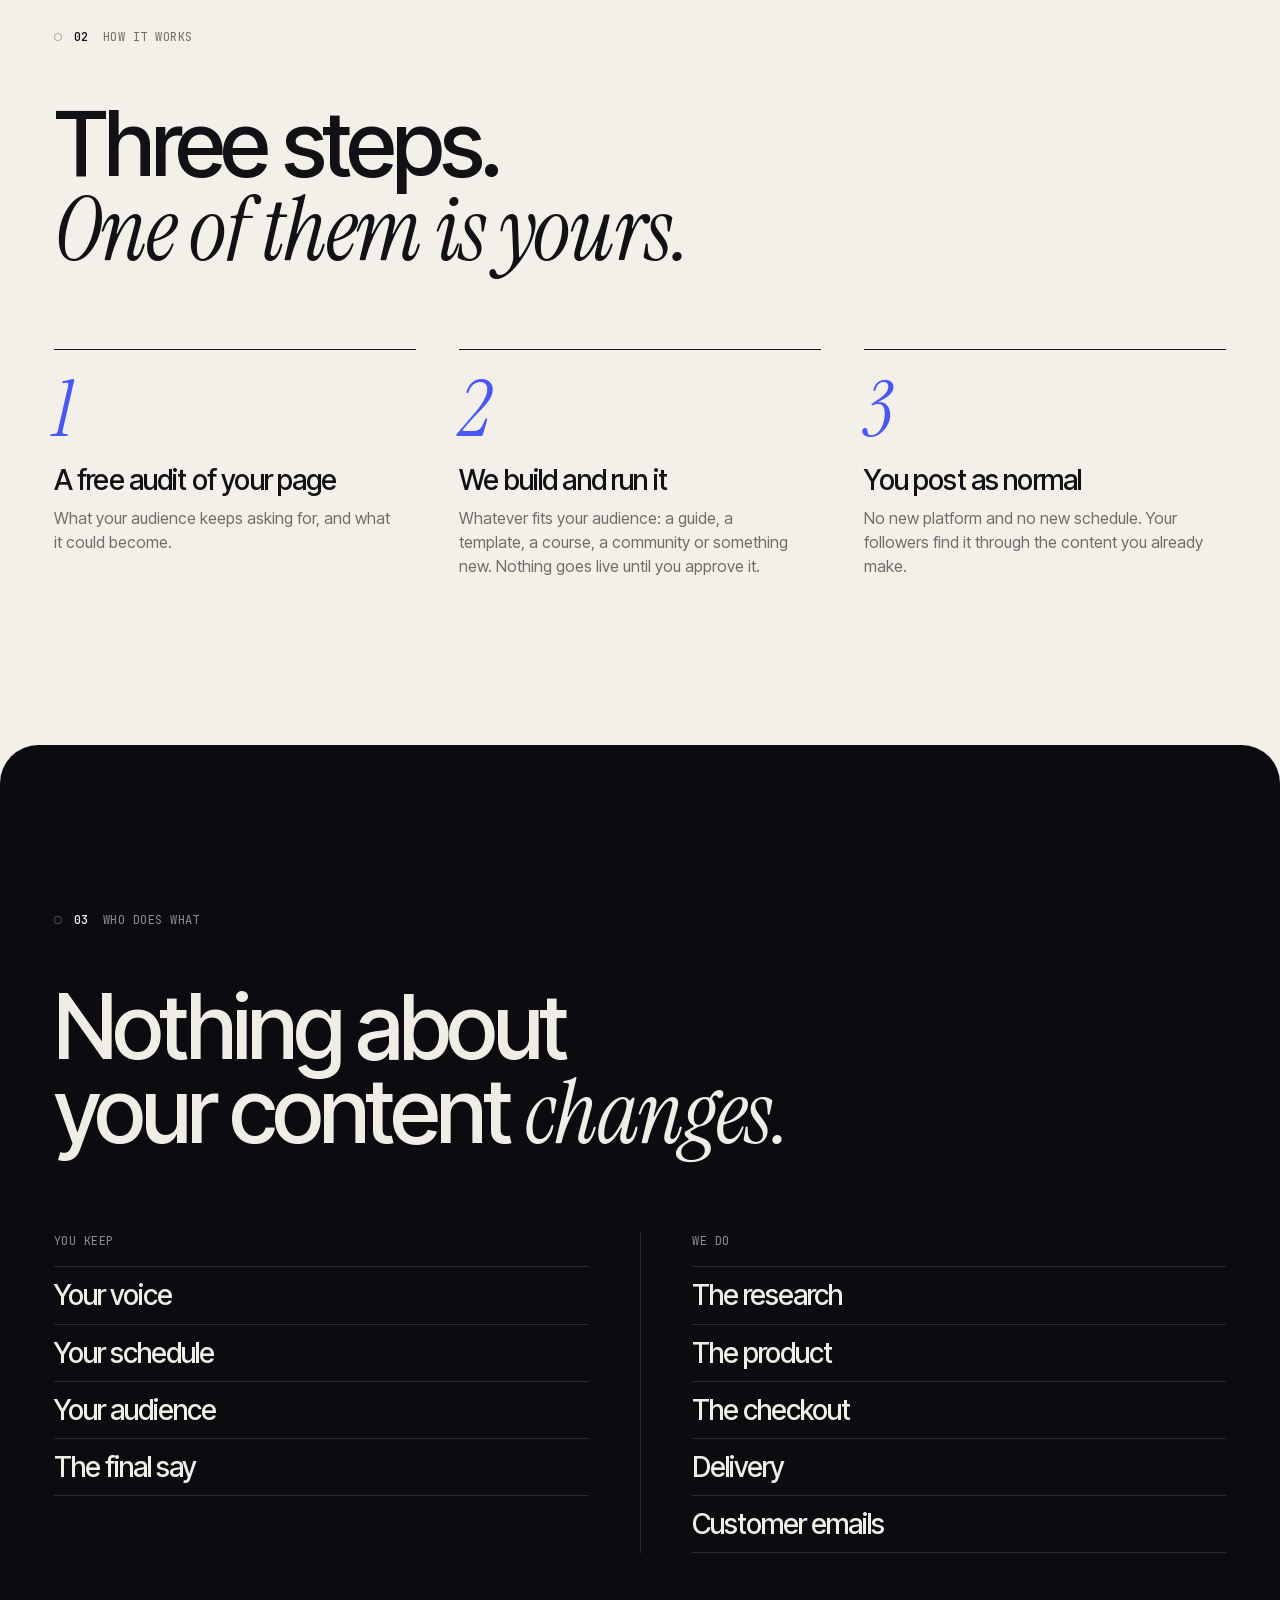
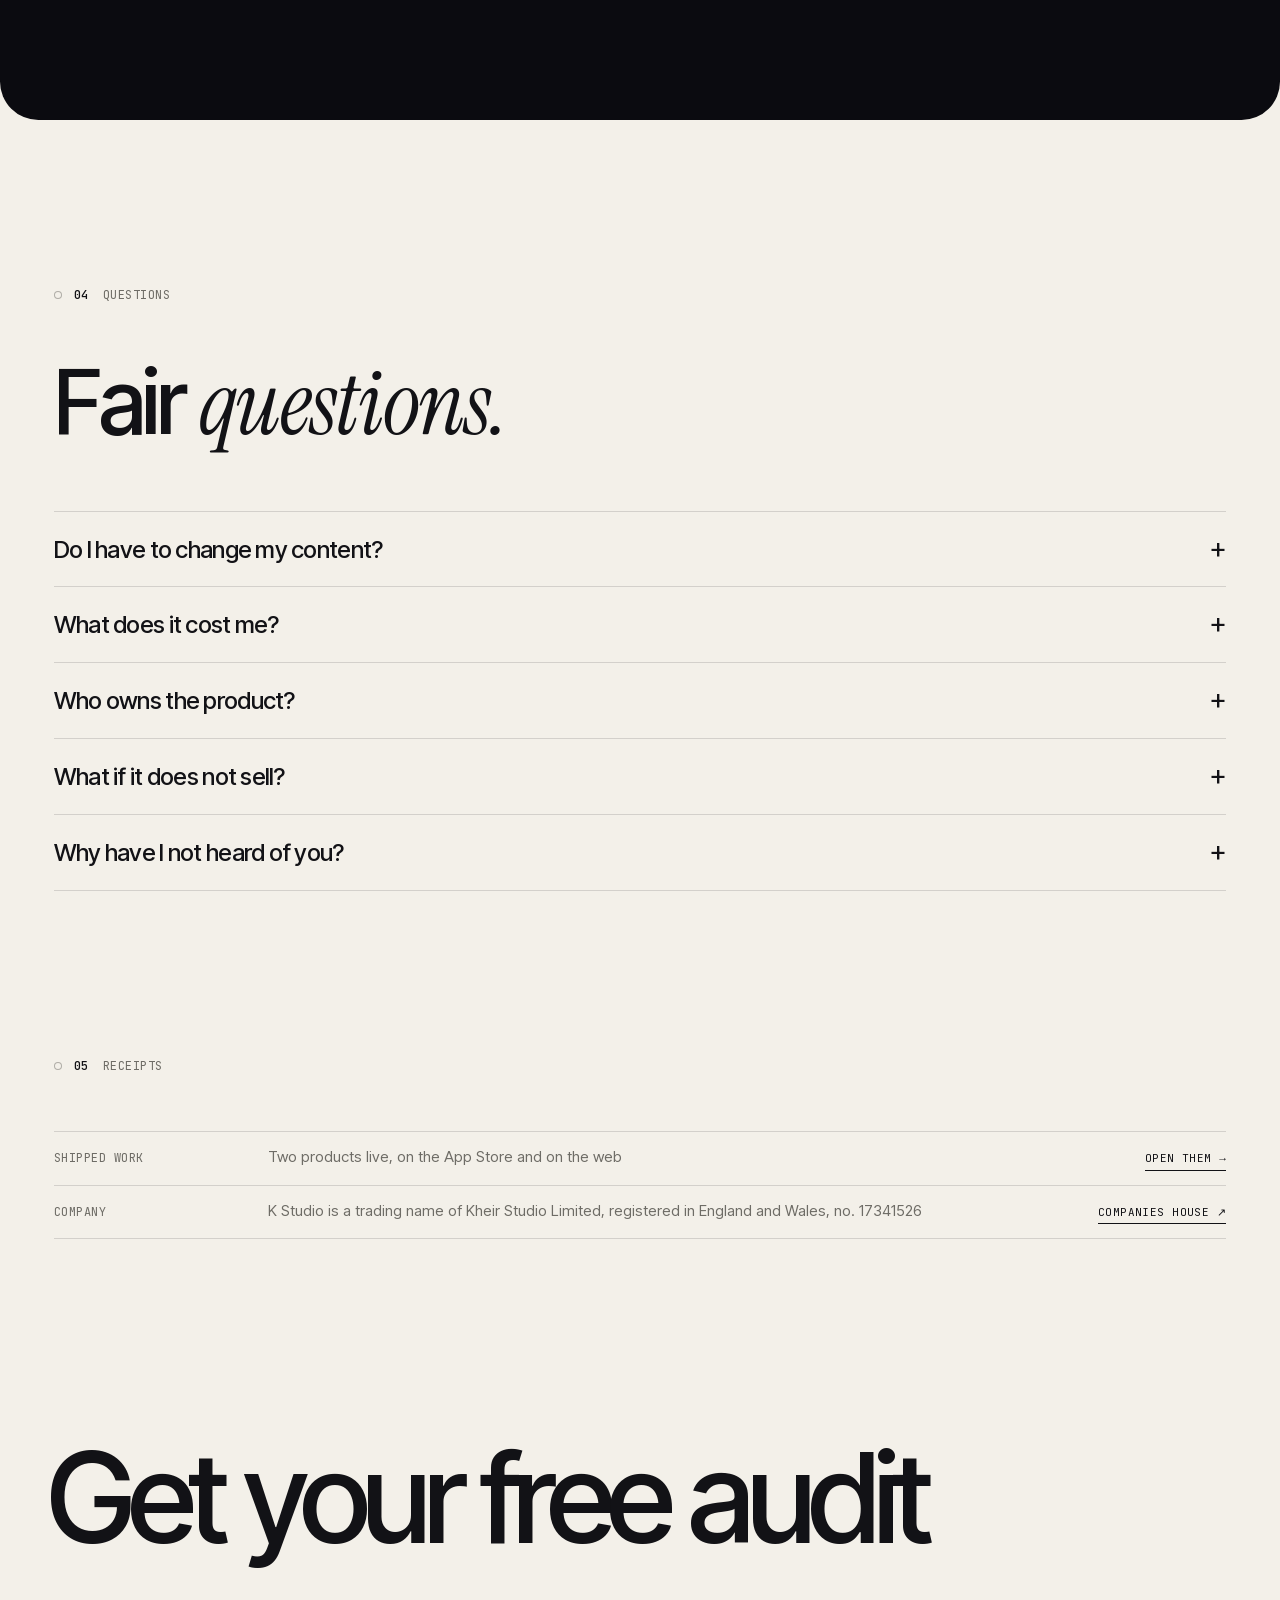
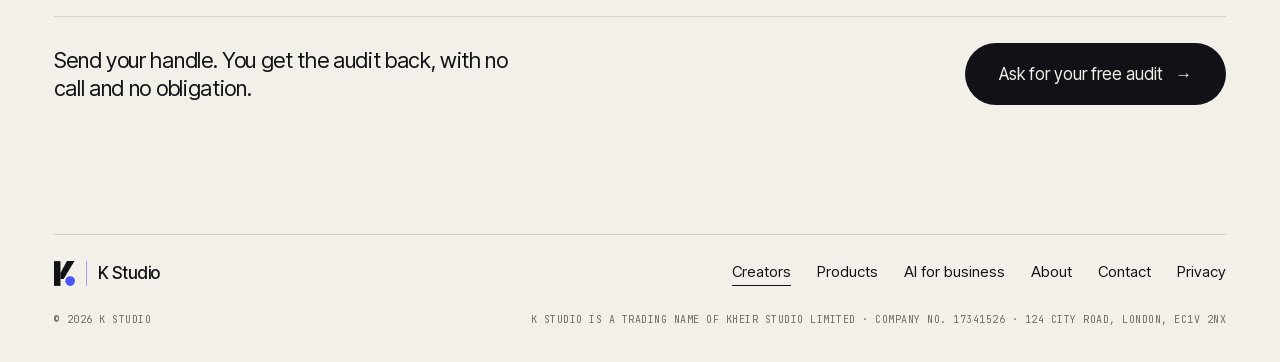
<file: creators/index.html>
<!doctype html>
<html lang="en-GB">
<head>
<meta charset="utf-8">
<meta name="viewport" content="width=device-width, initial-scale=1">
<title>For creators · K Studio</title>
<meta name="description" content="K Studio builds and runs the product your audience keeps asking for. No upfront fee. You keep posting as you do now.">
<link rel="canonical" href="https://kheirstudio.com/creators/">
<meta property="og:type" content="website">
<meta property="og:site_name" content="K Studio">
<meta property="og:title" content="For creators · K Studio">
<meta property="og:description" content="K Studio builds and runs the product your audience keeps asking for. No upfront fee. You keep posting as you do now.">
<meta property="og:url" content="https://kheirstudio.com/creators/">
<meta property="og:image" content="https://kheirstudio.com/assets/og/creators.png">
<meta property="og:image:width" content="1200">
<meta property="og:image:height" content="630">
<meta property="og:image:alt" content="K Studio. Your audience is already asking. Nobody is answering.">
<meta name="twitter:card" content="summary_large_image">
<meta name="theme-color" content="#F3F0E9">
<link rel="icon" href="/assets/logo-mark.svg" type="image/svg+xml">
<link rel="icon" href="/assets/favicon-32.png" sizes="32x32" type="image/png">
<link rel="apple-touch-icon" href="/assets/apple-touch-icon.png">
<link rel="preload" href="/assets/fonts/inter-tight-latin.woff2" as="font" type="font/woff2" crossorigin>
<script>document.documentElement.classList.add('js');setTimeout(function(){if(!window.KS)document.documentElement.classList.add('no-anim')},3000)</script>
<link rel="stylesheet" href="/assets/site.css">
</head>
<body>

<a class="skip" href="#main">Skip to content</a>
<div class="dot" aria-hidden="true"></div>

<header class="nav" id="nav">
  <div class="wrap nav-in">
    <a class="brand" href="/" aria-label="K Studio, home"><svg viewBox="15 9 39 46" width="21" height="25" aria-hidden="true"><rect x="15" y="9" width="12" height="46"/><path d="M27 31 39 9h14L33 42h-6z"/><circle class="k-dot" cx="45" cy="46" r="9"/></svg><i aria-hidden="true"></i><span>K Studio</span></a>
    <nav class="nav-links" aria-label="Main">
      <a href="/creators/" aria-current="page">Creators</a>
      <a href="/products/">Products</a>
      <a href="/ai/">AI for business</a>
      <a href="/about/">About</a>
    </nav>
    <a class="nav-cta" href="/contact/">Start a conversation</a>
    <a class="nav-menu" href="#footer-nav" aria-controls="menu">Menu</a>
  </div>
</header>
<div class="menu" id="menu" hidden>
  <nav aria-label="Menu">
    <a href="/" style="--i:0">Home</a>
    <a href="/creators/" aria-current="page" style="--i:1">Creators</a>
    <a href="/products/" style="--i:2">Products</a>
    <a href="/ai/" style="--i:3">AI for business</a>
    <a href="/about/" style="--i:4">About</a>
  </nav>
  <div>
    <a class="btn" href="/contact/">Start a conversation <span aria-hidden="true">→</span></a>
    <p class="menu-legal mono">K Studio is a trading name of Kheir Studio Limited · Company no. 17341526 · 124 City Road, London, EC1V 2NX</p>
  </div>
</div>

<main id="main">
  <!-- HERO -->
  <div class="hero hero--page wrap" id="top">
    <p class="hero-meta mono"><span>K Studio / For creators</span><span class="clock">London <time data-clock>--:--</time></span></p>
    <h1 class="h1--long">
      <span class="line"><span class="line-in" style="--i:0">Your audience is already asking.</span></span>
      <span class="line"><span class="line-in" style="--i:1"><em>Nobody is answering</em><span class="dot-anchor" data-c="accent"></span></span></span>
    </h1>
    <div class="hero-foot">
      <p class="lede">The same questions land in your comments and DMs every week. That is a product waiting to be built. We build it and run it for a share of sales. You keep posting.</p>
    </div>
  </div>

  <!-- 01 THE DEAL -->
  <section class="wrap" id="deal">
    <p class="label mono"><span class="dot-anchor dot-anchor--sm" data-c="accent"></span><b>01</b>The deal</p>
    <h2 class="h2" data-reveal>The catch, <em>first.</em></h2>
    <ul class="ledger ledger--plain">
      <li data-reveal><span class="k mono">Upfront cost</span><span class="v">None. You pay nothing to start.</span></li>
      <li data-reveal><span class="k mono">How we earn</span><span class="v">A share of sales. If it does not sell, we earn nothing.</span></li>
      <li data-reveal><span class="k mono">The details</span><span class="v">Agreed with you, case by case, before anything is built.</span></li>
      <li data-reveal><span class="k mono">First step</span><span class="v">A free audit of your page. Yours to keep, whatever you decide.</span></li>
    </ul>
  </section>

  <!-- 02 HOW IT WORKS -->
  <section class="wrap tight" id="how">
    <p class="label mono"><span class="dot-anchor dot-anchor--sm" data-c="accent"></span><b>02</b>How it works</p>
    <h2 class="h2" data-reveal>Three steps.<br><em>One of them is yours.</em></h2>
    <div class="steps">
      <div class="step" data-reveal><i>1</i><h3>A free audit of your page</h3><p>What your audience keeps asking for, and what it could become.</p></div>
      <div class="step" data-reveal style="--d:110ms"><i>2</i><h3>We build and run it</h3><p>Whatever fits your audience: a guide, a template, a course, a community or something new. Nothing goes live until you approve it.</p></div>
      <div class="step" data-reveal style="--d:220ms"><i>3</i><h3>You post as normal</h3><p>No new platform and no new schedule. Your followers find it through the content you already make.</p></div>
    </div>
  </section>

  <!-- 03 WHO DOES WHAT: the page's one dark band -->
  <section class="night" id="who">
    <div class="wrap">
      <p class="label mono"><span class="dot-anchor dot-anchor--sm" data-c="night"></span><b>03</b>Who does what</p>
      <h2 class="h2" data-reveal>Nothing about<br>your content <em>changes.</em></h2>
      <div class="cols2">
        <div data-reveal><p class="mono">You keep</p><ul><li>Your voice</li><li>Your schedule</li><li>Your audience</li><li>The final say</li></ul></div>
        <div data-reveal style="--d:110ms"><p class="mono">We do</p><ul><li>The research</li><li>The product</li><li>The checkout</li><li>Delivery</li><li>Customer emails</li></ul></div>
      </div>
    </div>
  </section>

  <!-- 04 QUESTIONS -->
  <section class="wrap" id="questions">
    <p class="label mono"><span class="dot-anchor dot-anchor--sm" data-c="accent"></span><b>04</b>Questions</p>
    <h2 class="h2" data-reveal>Fair <em>questions.</em></h2>
    <div class="faq">
      <details data-reveal><summary>Do I have to change my content?</summary><div class="a"><p>No. You post what you post now. The product comes from what your audience already asks you.</p></div></details>
      <details data-reveal><summary>What does it cost me?</summary><div class="a"><p>Nothing upfront. We take a share of sales, so we earn only when you do.</p></div></details>
      <details data-reveal><summary>Who owns the product?</summary><div class="a"><p>That is agreed with you before anything is built.</p></div></details>
      <details data-reveal><summary>What if it does not sell?</summary><div class="a"><p>Then we have earned nothing and you have paid nothing. You keep the audit.</p></div></details>
      <details data-reveal><summary>Why have I not heard of you?</summary><div class="a"><p>Because we are new. What we have is <a href="/products/">shipped work</a> you can open now, and <a href="https://find-and-update.company-information.service.gov.uk/company/17341526" target="_blank" rel="noopener">a company you can look up</a>.</p></div></details>
    </div>
  </section>

  <!-- 05 RECEIPTS -->
  <section class="wrap tight" id="receipts">
    <p class="label mono"><span class="dot-anchor dot-anchor--sm" data-c="accent"></span><b>05</b>Receipts</p>
    <ul class="ledger ledger--small">
      <li data-reveal><span class="k mono">Shipped work</span><span class="v">Two products live, on the App Store and on the web</span><a class="go mono" href="/products/">Open them →</a></li>
      <li data-reveal><span class="k mono">Company</span><span class="v">K Studio is a trading name of Kheir Studio Limited, registered in England and Wales, no. 17341526</span><a class="go mono" href="https://find-and-update.company-information.service.gov.uk/company/17341526" target="_blank" rel="noopener">Companies House ↗</a></li>
    </ul>
  </section>

  <!-- CTA -->
  <section class="wrap cta" id="contact">
    <p class="cta-big cta-big--long" aria-label="Get your free audit.">Get your free audit<span class="dot-anchor" data-c="accent"></span></p>
    <div class="cta-foot">
      <p>Send your handle. You get the audit back, with no call and no obligation.</p>
      <a class="btn" href="/contact/" data-magnetic>Ask for your free audit <span aria-hidden="true">→</span></a>
    </div>
  </section>
</main>

<footer class="wrap">
  <div class="foot">
    <a class="brand" href="/" aria-label="K Studio, home"><svg viewBox="15 9 39 46" width="21" height="25" aria-hidden="true"><rect x="15" y="9" width="12" height="46"/><path d="M27 31 39 9h14L33 42h-6z"/><circle class="k-dot" cx="45" cy="46" r="9"/></svg><i aria-hidden="true"></i><span>K Studio</span></a>
    <nav class="foot-nav" id="footer-nav" aria-label="Footer">
      <a href="/creators/" aria-current="page">Creators</a>
      <a href="/products/">Products</a>
      <a href="/ai/">AI for business</a>
      <a href="/about/">About</a>
      <a href="/contact/">Contact</a>
      <a href="/privacy/">Privacy</a>
    </nav>
  </div>
  <p class="foot-legal mono"><span>&copy; <span id="year">2026</span> K Studio</span><span>K Studio is a trading name of Kheir Studio Limited · Company no. 17341526 · 124 City Road, London, EC1V 2NX</span></p>
</footer>

<script src="/assets/site.js"></script>
</body>
</html>
</file>
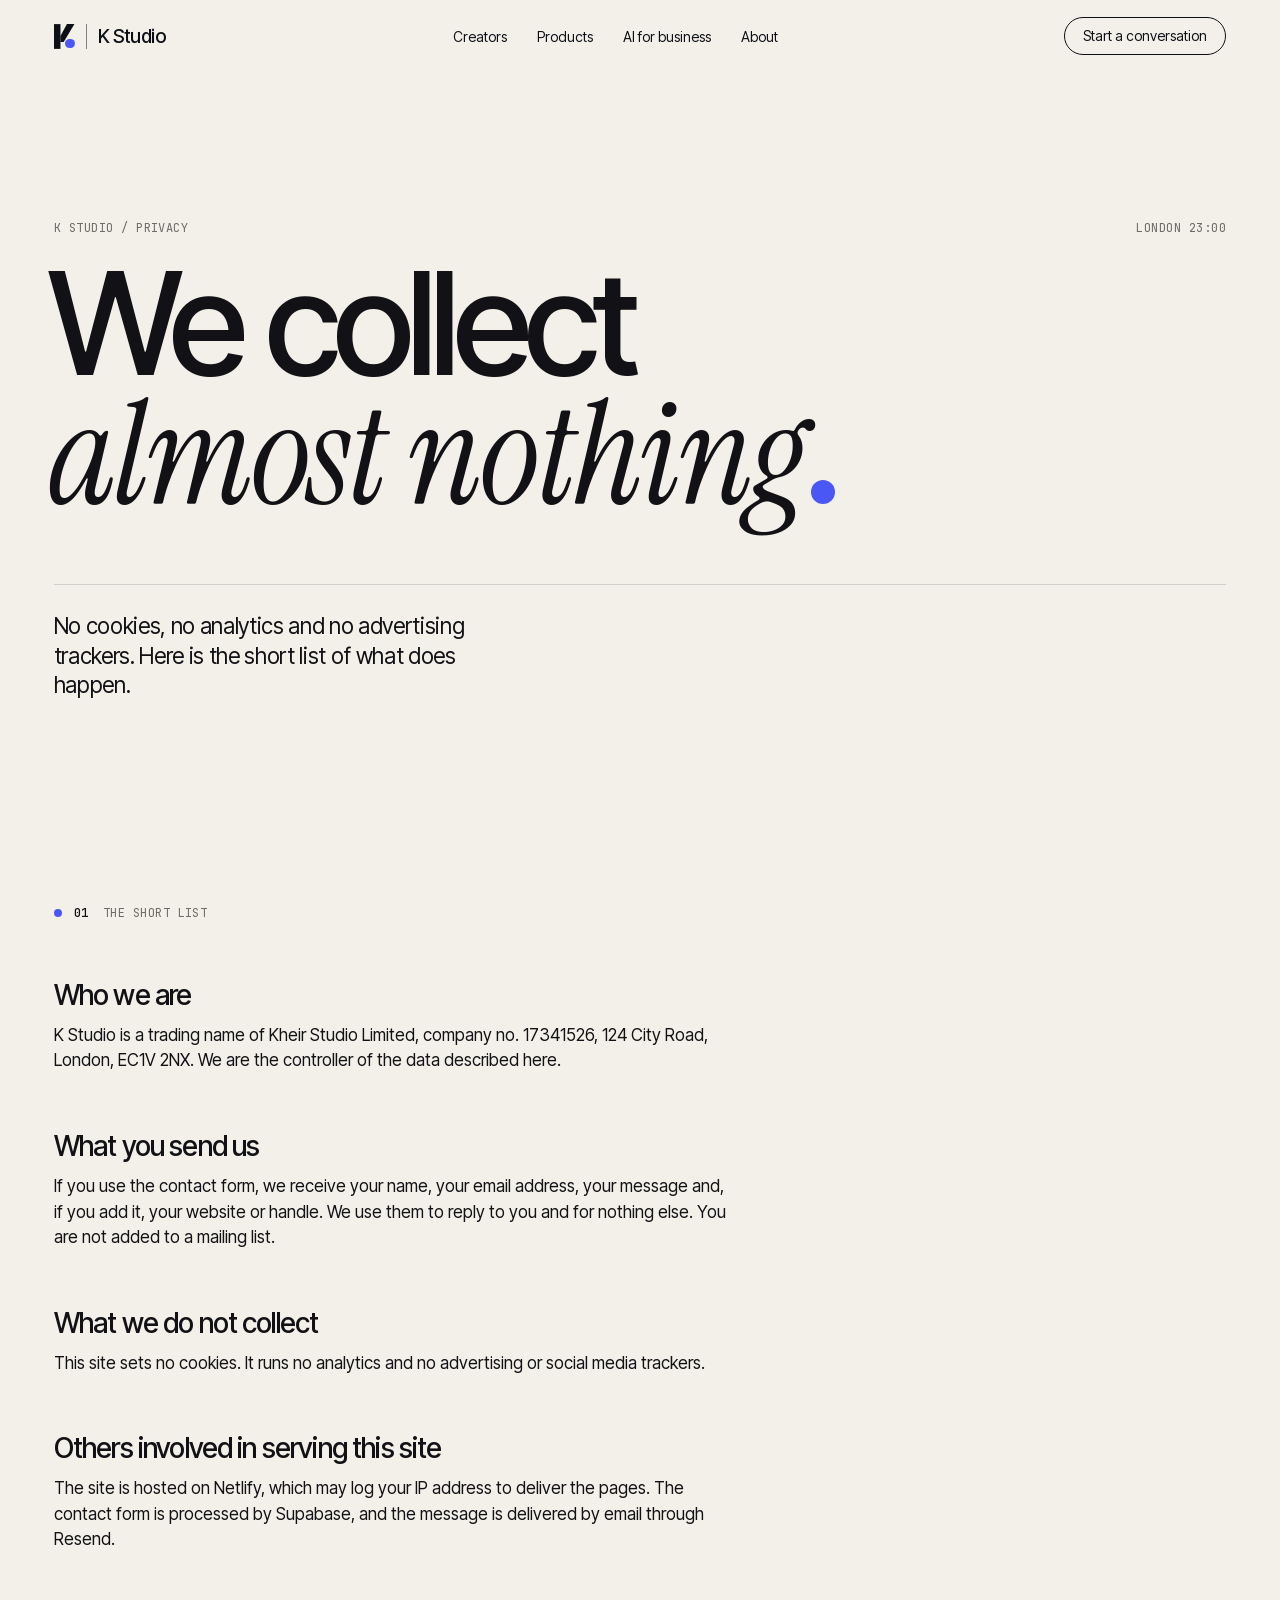
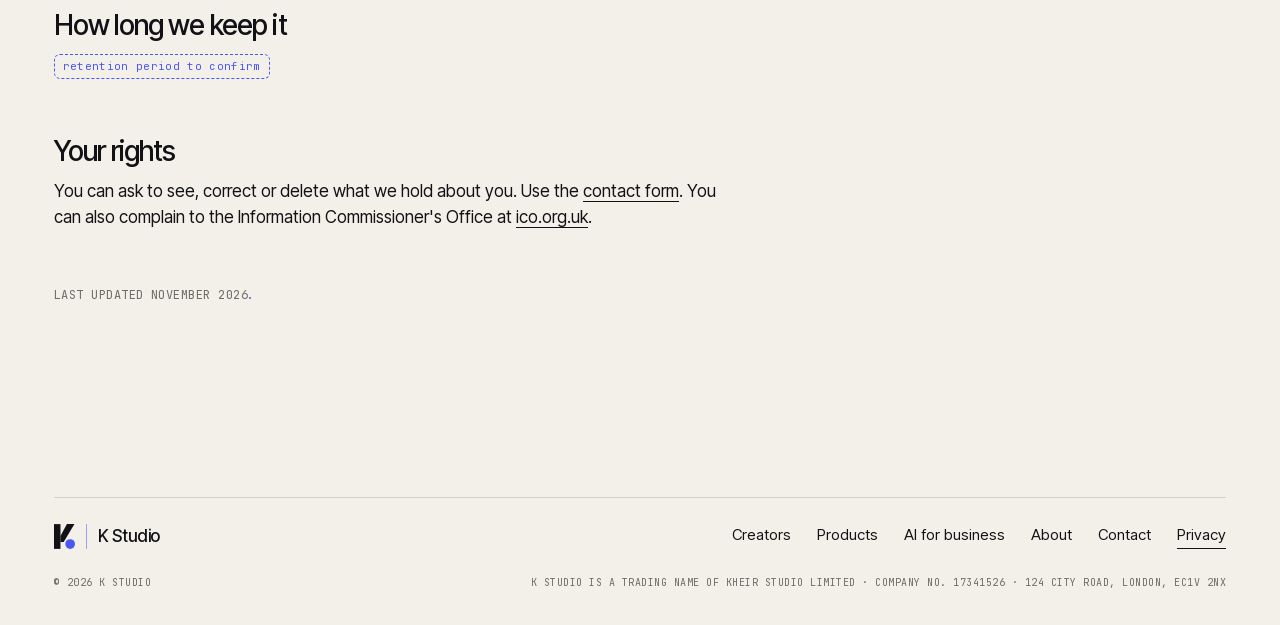
<file: privacy/index.html>
<!doctype html>
<html lang="en-GB">
<head>
<meta charset="utf-8">
<meta name="viewport" content="width=device-width, initial-scale=1">
<title>Privacy · K Studio</title>
<meta name="description" content="What this site collects and what it does not. No cookies, no analytics, no trackers.">
<link rel="canonical" href="https://kheirstudio.com/privacy/">
<meta property="og:type" content="website">
<meta property="og:site_name" content="K Studio">
<meta property="og:title" content="Privacy · K Studio">
<meta property="og:description" content="What this site collects and what it does not. No cookies, no analytics, no trackers.">
<meta property="og:url" content="https://kheirstudio.com/privacy/">
<meta property="og:image" content="https://kheirstudio.com/assets/og/privacy.png">
<meta property="og:image:width" content="1200">
<meta property="og:image:height" content="630">
<meta property="og:image:alt" content="K Studio. We collect almost nothing.">
<meta name="twitter:card" content="summary_large_image">
<meta name="theme-color" content="#F3F0E9">
<link rel="icon" href="/assets/logo-mark.svg" type="image/svg+xml">
<link rel="icon" href="/assets/favicon-32.png" sizes="32x32" type="image/png">
<link rel="apple-touch-icon" href="/assets/apple-touch-icon.png">
<link rel="preload" href="/assets/fonts/inter-tight-latin.woff2" as="font" type="font/woff2" crossorigin>
<script>document.documentElement.classList.add('js');setTimeout(function(){if(!window.KS)document.documentElement.classList.add('no-anim')},3000)</script>
<link rel="stylesheet" href="/assets/site.css">
</head>
<body>

<a class="skip" href="#main">Skip to content</a>
<div class="dot" aria-hidden="true"></div>

<header class="nav" id="nav">
  <div class="wrap nav-in">
    <a class="brand" href="/" aria-label="K Studio, home"><svg viewBox="15 9 39 46" width="21" height="25" aria-hidden="true"><rect x="15" y="9" width="12" height="46"/><path d="M27 31 39 9h14L33 42h-6z"/><circle class="k-dot" cx="45" cy="46" r="9"/></svg><i aria-hidden="true"></i><span>K Studio</span></a>
    <nav class="nav-links" aria-label="Main">
      <a href="/creators/">Creators</a>
      <a href="/products/">Products</a>
      <a href="/ai/">AI for business</a>
      <a href="/about/">About</a>
    </nav>
    <a class="nav-cta" href="/contact/">Start a conversation</a>
    <a class="nav-menu" href="#footer-nav" aria-controls="menu">Menu</a>
  </div>
</header>
<div class="menu" id="menu" hidden>
  <nav aria-label="Menu">
    <a href="/" style="--i:0">Home</a>
    <a href="/creators/" style="--i:1">Creators</a>
    <a href="/products/" style="--i:2">Products</a>
    <a href="/ai/" style="--i:3">AI for business</a>
    <a href="/about/" style="--i:4">About</a>
  </nav>
  <div>
    <a class="btn" href="/contact/">Start a conversation <span aria-hidden="true">→</span></a>
    <p class="menu-legal mono">K Studio is a trading name of Kheir Studio Limited · Company no. 17341526 · 124 City Road, London, EC1V 2NX</p>
  </div>
</div>

<main id="main">
  <!-- HERO -->
  <div class="hero hero--page wrap" id="top">
    <p class="hero-meta mono"><span>K Studio / Privacy</span><span class="clock">London <time data-clock>--:--</time></span></p>
    <h1>
      <span class="line"><span class="line-in" style="--i:0">We collect</span></span>
      <span class="line"><span class="line-in" style="--i:1"><em>almost nothing</em><span class="dot-anchor" data-c="accent"></span></span></span>
    </h1>
    <div class="hero-foot">
      <p class="lede">No cookies, no analytics and no advertising trackers. Here is the short list of what does happen.</p>
    </div>
  </div>

  <!-- 01 THE SHORT LIST -->
  <section class="wrap" id="policy">
    <p class="label mono"><span class="dot-anchor dot-anchor--sm" data-c="accent"></span><b>01</b>The short list</p>
    <div class="prose" data-reveal>
      <h2>Who we are</h2>
      <p>K Studio is a trading name of Kheir Studio Limited, company no. 17341526, 124 City Road, London, EC1V 2NX. We are the controller of the data described here.</p>
      <h2>What you send us</h2>
      <p>If you use the contact form, we receive your name, your email address, your message and, if you add it, your website or handle. We use them to reply to you and for nothing else. You are not added to a mailing list.</p>
      <h2>What we do not collect</h2>
      <p>This site sets no cookies. It runs no analytics and no advertising or social media trackers.</p>
      <h2>Others involved in serving this site</h2>
      <p>The site is hosted on Netlify, which may log your IP address to deliver the pages. The contact form is processed by Supabase, and the message is delivered by email through Resend.</p>
      <h2>How long we keep it</h2>
      <p><span class="todo">retention period to confirm</span></p>
      <h2>Your rights</h2>
      <p>You can ask to see, correct or delete what we hold about you. Use the <a href="/contact/">contact form</a>. You can also complain to the Information Commissioner's Office at <a href="https://ico.org.uk/" target="_blank" rel="noopener">ico.org.uk</a>.</p>
      <p class="updated mono">Last updated November 2026<span class="dot-anchor" data-c="accent"></span></p>
    </div>
  </section>
</main>

<footer class="wrap">
  <div class="foot">
    <a class="brand" href="/" aria-label="K Studio, home"><svg viewBox="15 9 39 46" width="21" height="25" aria-hidden="true"><rect x="15" y="9" width="12" height="46"/><path d="M27 31 39 9h14L33 42h-6z"/><circle class="k-dot" cx="45" cy="46" r="9"/></svg><i aria-hidden="true"></i><span>K Studio</span></a>
    <nav class="foot-nav" id="footer-nav" aria-label="Footer">
      <a href="/creators/">Creators</a>
      <a href="/products/">Products</a>
      <a href="/ai/">AI for business</a>
      <a href="/about/">About</a>
      <a href="/contact/">Contact</a>
      <a href="/privacy/" aria-current="page">Privacy</a>
    </nav>
  </div>
  <p class="foot-legal mono"><span>&copy; <span id="year">2026</span> K Studio</span><span>K Studio is a trading name of Kheir Studio Limited · Company no. 17341526 · 124 City Road, London, EC1V 2NX</span></p>
</footer>

<script src="/assets/site.js"></script>
</body>
</html>
</file>
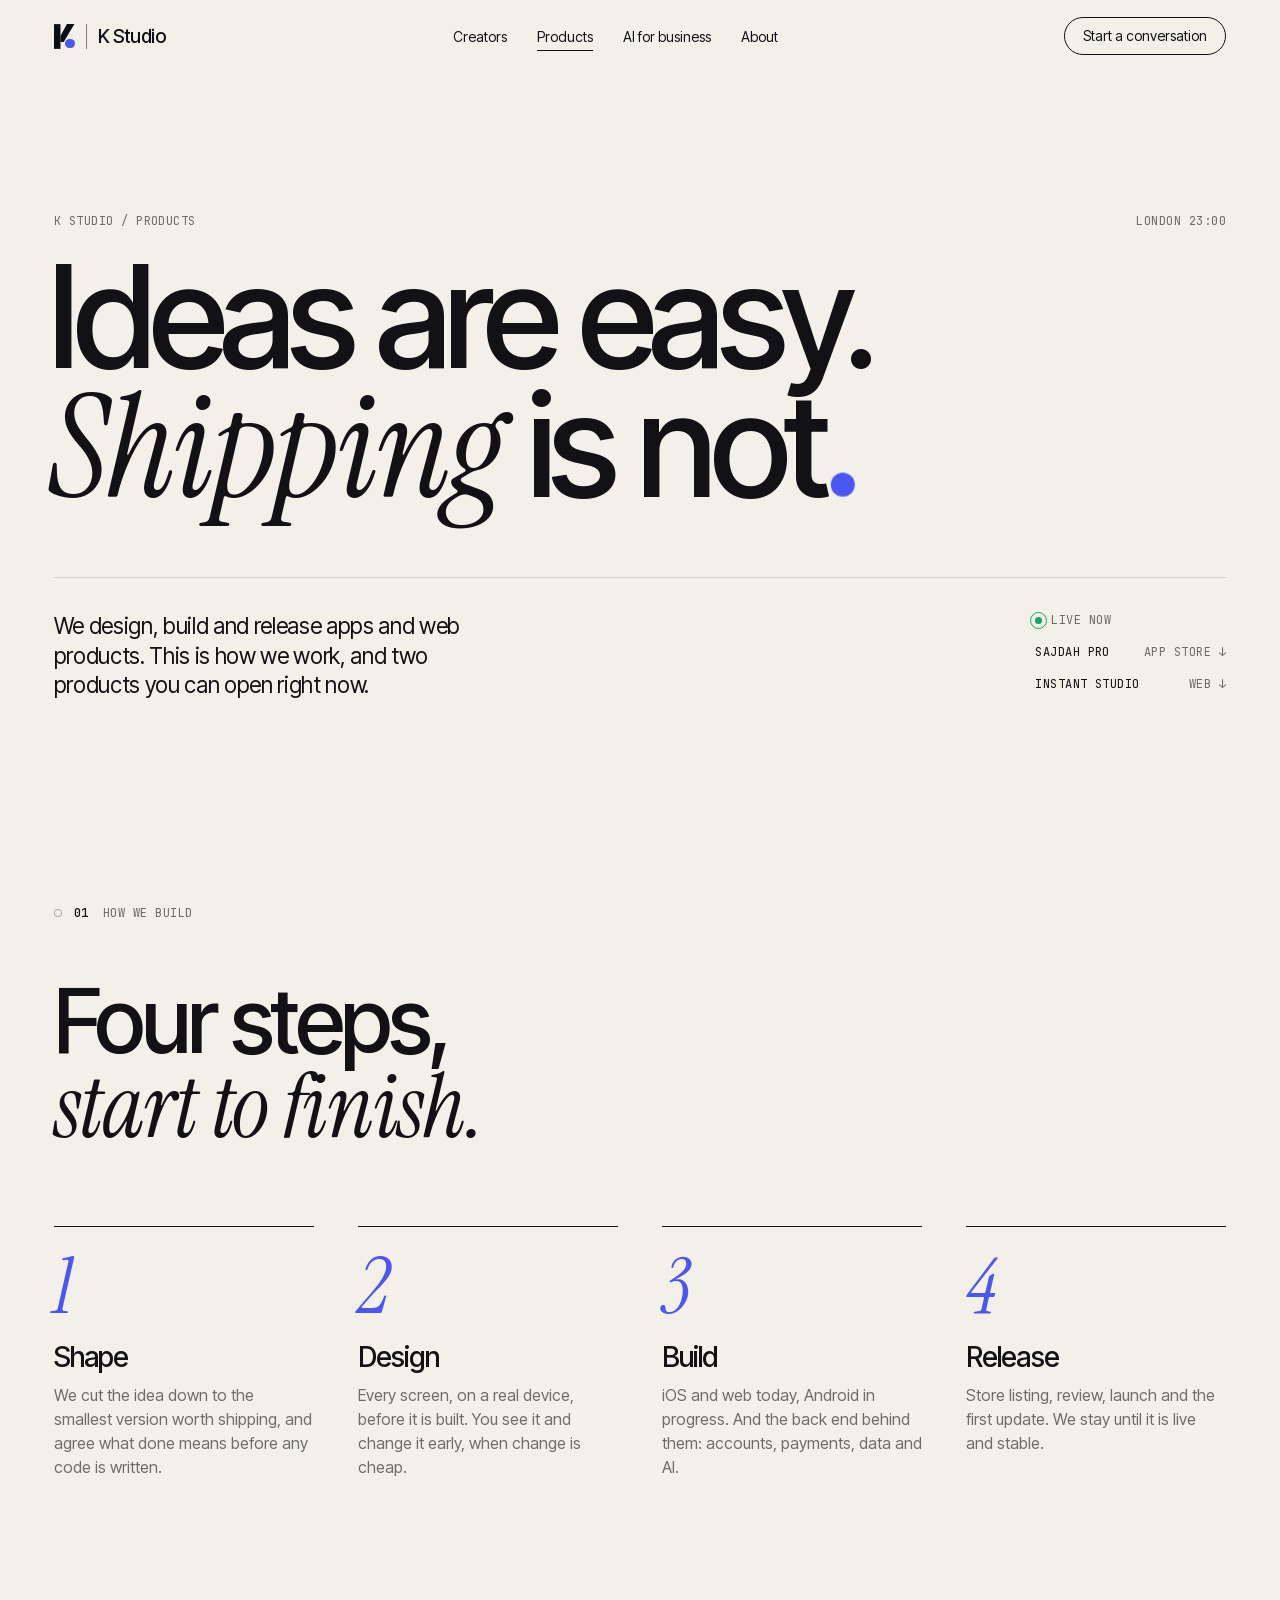
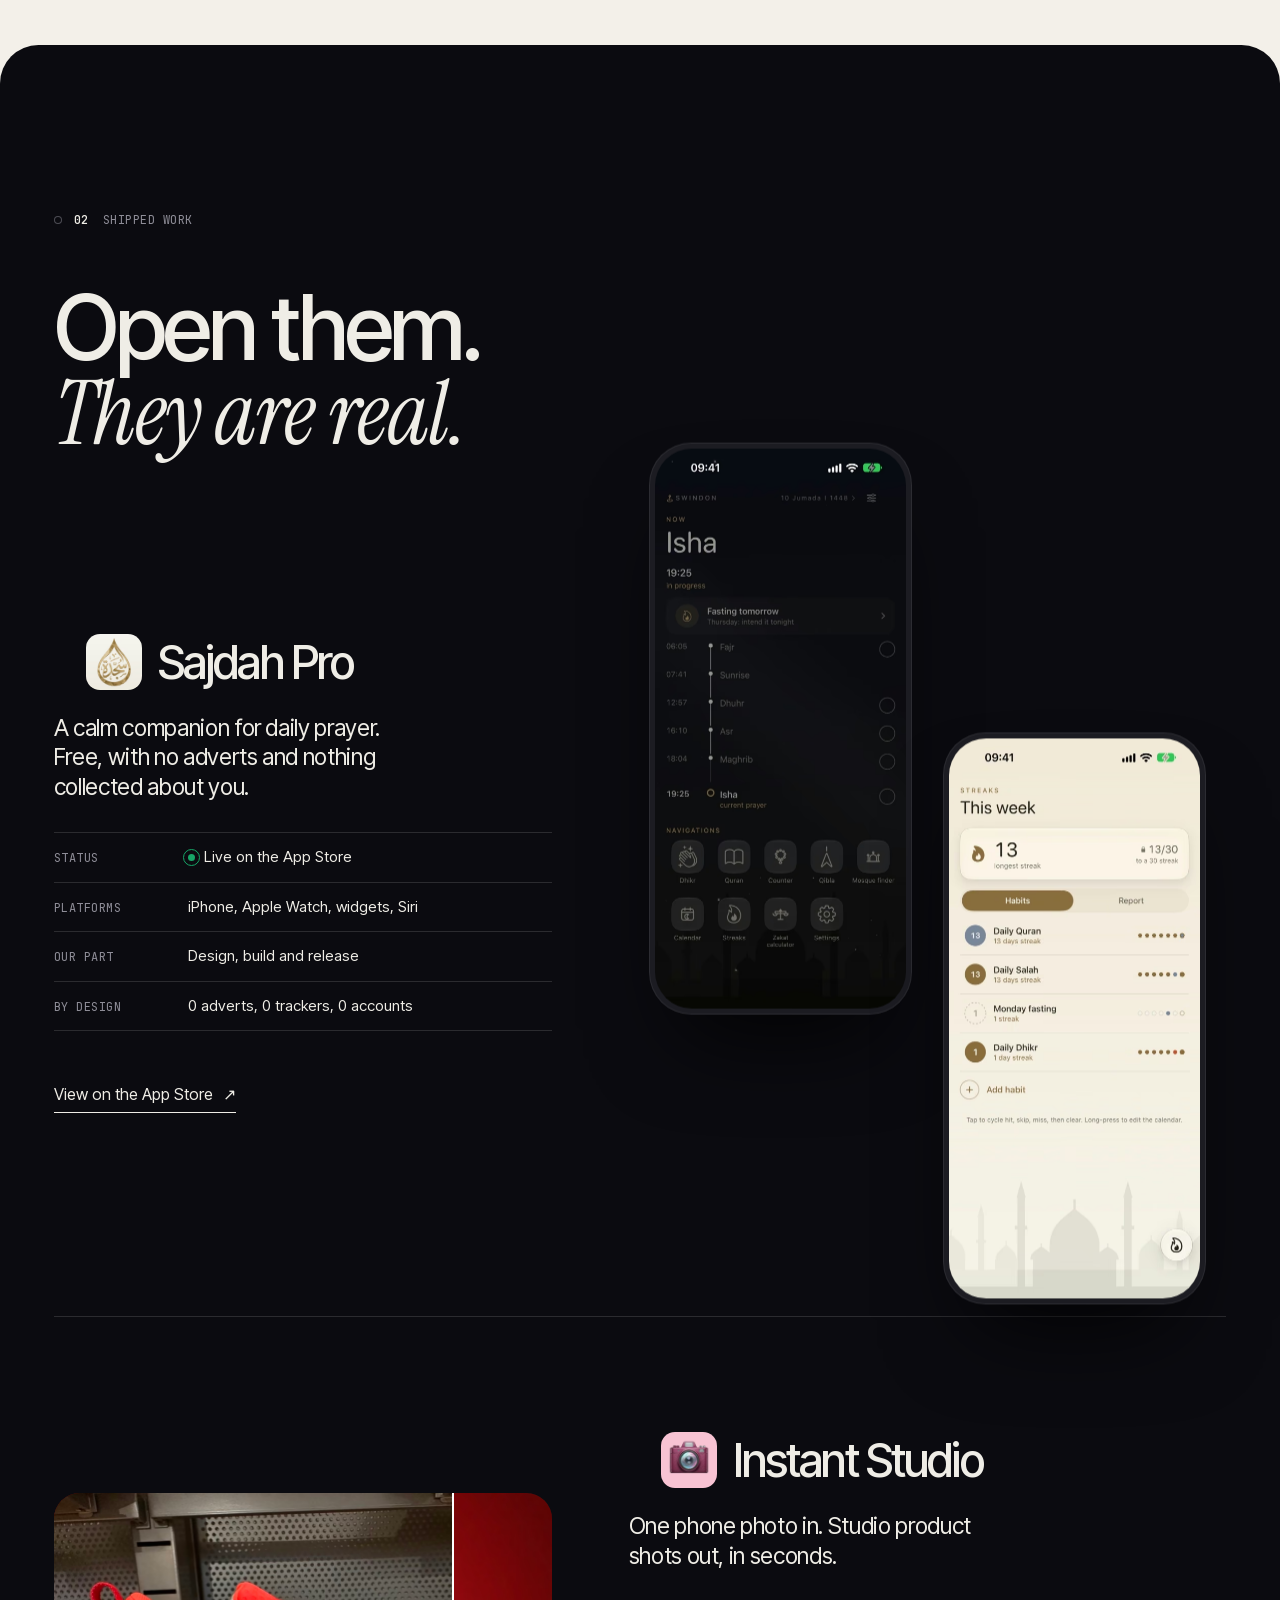
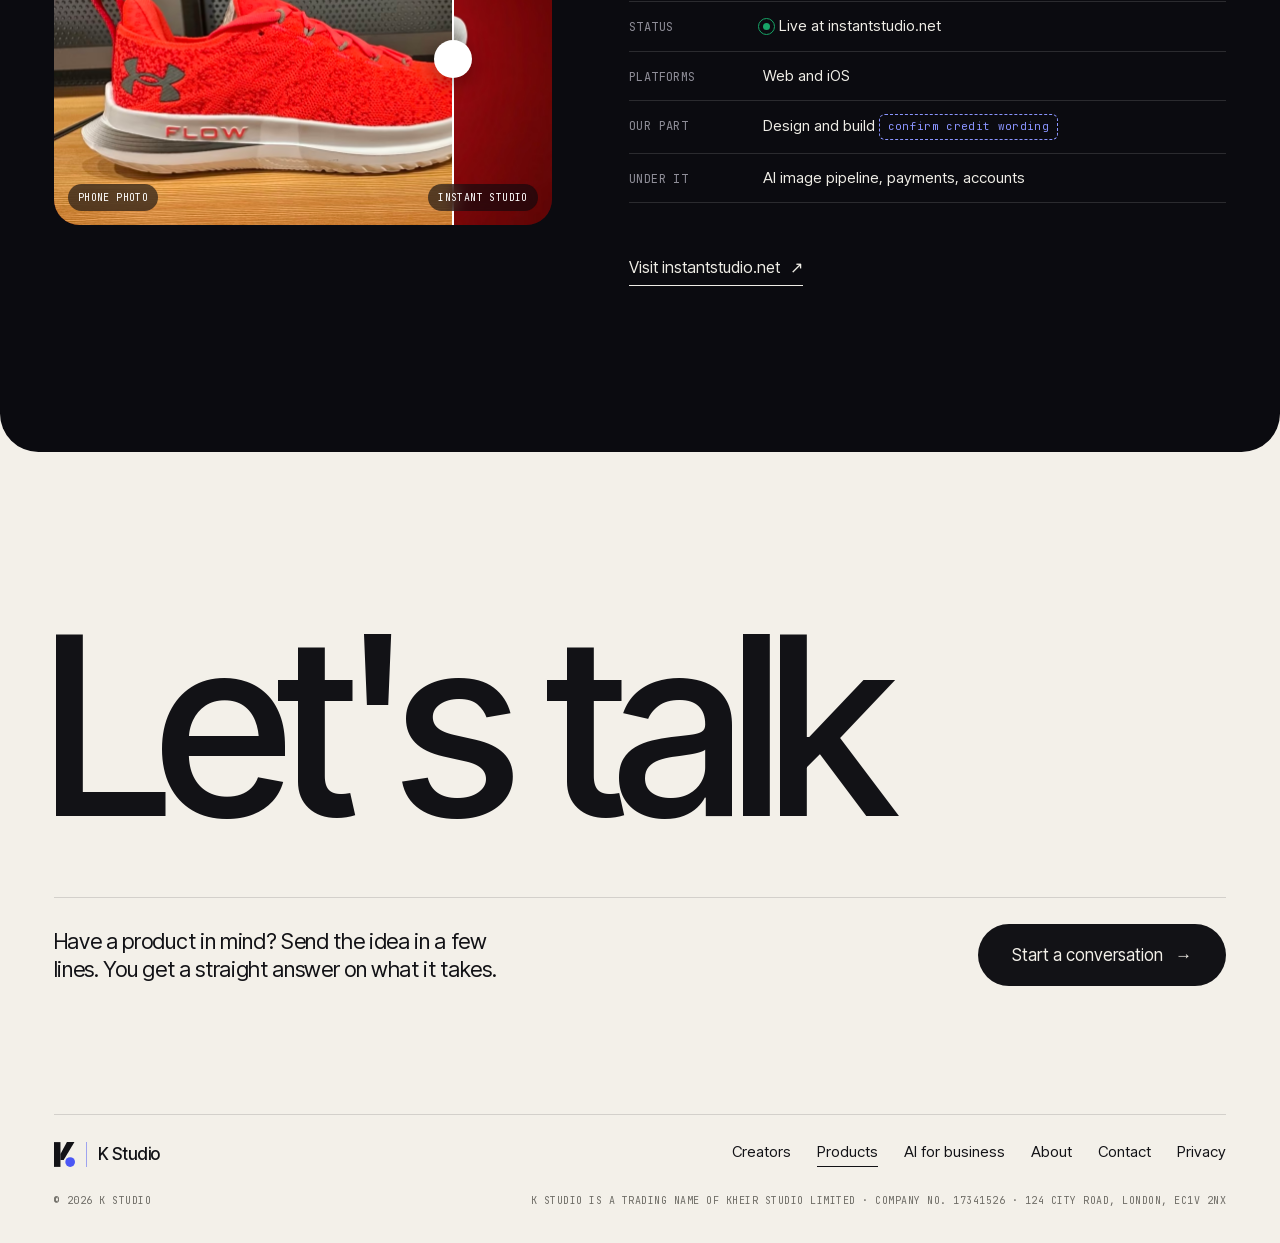
<file: products/index.html>
<!doctype html>
<html lang="en-GB">
<head>
<meta charset="utf-8">
<meta name="viewport" content="width=device-width, initial-scale=1">
<title>Products · K Studio</title>
<meta name="description" content="How K Studio designs, builds and ships apps and web products, with two live products you can open now.">
<link rel="canonical" href="https://kheirstudio.com/products/">
<meta property="og:type" content="website">
<meta property="og:site_name" content="K Studio">
<meta property="og:title" content="Products · K Studio">
<meta property="og:description" content="Ideas are easy. Shipping is not. Two live products you can open now.">
<meta property="og:url" content="https://kheirstudio.com/products/">
<meta property="og:image" content="https://kheirstudio.com/assets/og/products.png">
<meta property="og:image:width" content="1200">
<meta property="og:image:height" content="630">
<meta property="og:image:alt" content="K Studio. Ideas are easy. Shipping is not.">
<meta name="twitter:card" content="summary_large_image">
<meta name="theme-color" content="#F3F0E9">
<link rel="icon" href="/assets/logo-mark.svg" type="image/svg+xml">
<link rel="icon" href="/assets/favicon-32.png" sizes="32x32" type="image/png">
<link rel="apple-touch-icon" href="/assets/apple-touch-icon.png">
<link rel="preload" href="/assets/fonts/inter-tight-latin.woff2" as="font" type="font/woff2" crossorigin>
<script>document.documentElement.classList.add('js');setTimeout(function(){if(!window.KS)document.documentElement.classList.add('no-anim')},3000)</script>
<link rel="stylesheet" href="/assets/site.css">
</head>
<body>

<a class="skip" href="#main">Skip to content</a>
<div class="dot" aria-hidden="true"></div>

<header class="nav" id="nav">
  <div class="wrap nav-in">
    <a class="brand" href="/" aria-label="K Studio, home"><svg viewBox="15 9 39 46" width="21" height="25" aria-hidden="true"><rect x="15" y="9" width="12" height="46"/><path d="M27 31 39 9h14L33 42h-6z"/><circle class="k-dot" cx="45" cy="46" r="9"/></svg><i aria-hidden="true"></i><span>K Studio</span></a>
    <nav class="nav-links" aria-label="Main">
      <a href="/creators/">Creators</a>
      <a href="/products/" aria-current="page">Products</a>
      <a href="/ai/">AI for business</a>
      <a href="/about/">About</a>
    </nav>
    <a class="nav-cta" href="/contact/">Start a conversation</a>
    <a class="nav-menu" href="#footer-nav" aria-controls="menu">Menu</a>
  </div>
</header>
<div class="menu" id="menu" hidden>
  <nav aria-label="Menu">
    <a href="/" style="--i:0">Home</a>
    <a href="/creators/" style="--i:1">Creators</a>
    <a href="/products/" aria-current="page" style="--i:2">Products</a>
    <a href="/ai/" style="--i:3">AI for business</a>
    <a href="/about/" style="--i:4">About</a>
  </nav>
  <div>
    <a class="btn" href="/contact/">Start a conversation <span aria-hidden="true">→</span></a>
    <p class="menu-legal mono">K Studio is a trading name of Kheir Studio Limited · Company no. 17341526 · 124 City Road, London, EC1V 2NX</p>
  </div>
</div>

<main id="main">

  <!-- HERO -->
  <div class="hero hero--page wrap" id="top">
    <p class="hero-meta mono"><span>K Studio / Products</span><span class="clock">London <time data-clock>--:--</time></span></p>
    <h1>
      <span class="line"><span class="line-in" style="--i:0">Ideas are easy.</span></span>
      <span class="line"><span class="line-in" style="--i:1"><em>Shipping</em> is not<span class="dot-anchor" data-c="accent"></span></span></span>
    </h1>
    <div class="hero-foot">
      <p class="lede">We design, build and release apps and web products. This is how we work, and two products you can open right now.</p>
      <ul class="live mono">
        <li class="live-h"><i class="pulse"></i>Live now</li>
        <li><a href="#sajdah-pro">Sajdah Pro <span>App Store ↓</span></a></li>
        <li><a href="#instant-studio">Instant Studio <span>Web ↓</span></a></li>
      </ul>
    </div>
  </div>

  <!-- 01 HOW WE BUILD -->
  <section class="wrap" id="how">
    <p class="label mono"><span class="dot-anchor dot-anchor--sm" data-c="accent"></span><b>01</b>How we build</p>
    <h2 class="h2" data-reveal>Four steps,<br><em>start to finish.</em></h2>
    <div class="steps steps--4">
      <div class="step" data-reveal><i>1</i><h3>Shape</h3><p>We cut the idea down to the smallest version worth shipping, and agree what done means before any code is written.</p></div>
      <div class="step" data-reveal style="--d:90ms"><i>2</i><h3>Design</h3><p>Every screen, on a real device, before it is built. You see it and change it early, when change is cheap.</p></div>
      <div class="step" data-reveal style="--d:180ms"><i>3</i><h3>Build</h3><p>iOS and web today, Android in progress. And the back end behind them: accounts, payments, data and AI.</p></div>
      <div class="step" data-reveal style="--d:270ms"><i>4</i><h3>Release</h3><p>Store listing, review, launch and the first update. We stay until it is live and stable.</p></div>
    </div>
  </section>

  <!-- 02 SHIPPED WORK. A new product is one more <article class="project">. -->
  <section class="night" id="work">
    <div class="wrap">
      <p class="label mono"><span class="dot-anchor dot-anchor--sm" data-c="live"></span><b>02</b>Shipped work</p>
      <h2 class="h2" data-reveal>Open them.<br><em>They are real.</em></h2>

      <article class="project project--first" id="sajdah-pro">
        <div data-reveal>
          <div class="p-head"><picture><source srcset="/assets/img/sajdah-icon.avif" type="image/avif"><source srcset="/assets/img/sajdah-icon.webp" type="image/webp"><img src="/assets/img/sajdah-icon.png" alt="" width="56" height="56"></picture><h3 class="p-name">Sajdah Pro</h3></div>
          <p class="p-line">A calm companion for daily prayer. Free, with no adverts and nothing collected about you.</p>
          <ul class="facts">
            <li><span class="mono">Status</span><span class="ok"><i class="pulse"></i>Live on the App Store</span></li>
            <li><span class="mono">Platforms</span><span>iPhone, Apple Watch, widgets, Siri</span></li>
            <li><span class="mono">Our part</span><span>Design, build and release</span></li>
            <li><span class="mono">By design</span><span>0 adverts, 0 trackers, 0 accounts</span></li>
          </ul>
          <a class="btn-line" href="https://apps.apple.com/gb/app/sajdah-pro/id6790949641" target="_blank" rel="noopener">View on the App Store <span>↗</span></a>
        </div>
        <a class="p-media phones" href="https://apps.apple.com/gb/app/sajdah-pro/id6790949641" target="_blank" rel="noopener" tabindex="-1" data-cursor="Open ↗" aria-label="Sajdah Pro screens, open on the App Store">
          <div class="phone" data-parallax="-46"><picture><source srcset="/assets/img/sajdah-night.avif" type="image/avif"><source srcset="/assets/img/sajdah-night.webp" type="image/webp"><img src="/assets/img/sajdah-night.jpg" alt="Sajdah Pro prayer times at night" width="506" height="1100" loading="lazy" decoding="async"></picture></div>
          <div class="phone" data-parallax="46" style="margin-top:14%"><picture><source srcset="/assets/img/sajdah-streaks.avif" type="image/avif"><source srcset="/assets/img/sajdah-streaks.webp" type="image/webp"><img src="/assets/img/sajdah-streaks.jpg" alt="Sajdah Pro weekly streaks" width="506" height="1100" loading="lazy" decoding="async"></picture></div>
        </a>
      </article>

      <article class="project project--flip" id="instant-studio">
        <div data-reveal>
          <div class="p-head"><picture><source srcset="/assets/img/instant-icon.avif" type="image/avif"><source srcset="/assets/img/instant-icon.webp" type="image/webp"><img src="/assets/img/instant-icon.png" alt="" width="56" height="56"></picture><h3 class="p-name">Instant Studio</h3></div>
          <p class="p-line">One phone photo in. Studio product shots out, in seconds.</p>
          <ul class="facts">
            <li><span class="mono">Status</span><span class="ok"><i class="pulse"></i>Live at instantstudio.net</span></li>
            <li><span class="mono">Platforms</span><span>Web and iOS</span></li>
            <li><span class="mono">Our part</span><span>Design and build <span class="todo">confirm credit wording</span></span></li>
            <li><span class="mono">Under it</span><span>AI image pipeline, payments, accounts</span></li>
          </ul>
          <a class="btn-line" href="https://instantstudio.net" target="_blank" rel="noopener">Visit instantstudio.net <span>↗</span></a>
        </div>
        <div class="p-media" data-reveal>
          <div class="ba">
            <picture><source srcset="/assets/img/instant-after.avif" type="image/avif"><source srcset="/assets/img/instant-after.webp" type="image/webp"><img src="/assets/img/instant-after.jpg" alt="The same product after Instant Studio" width="1000" height="666" loading="lazy" decoding="async"></picture>
            <picture><source srcset="/assets/img/instant-before.avif" type="image/avif"><source srcset="/assets/img/instant-before.webp" type="image/webp"><img class="ba-before" src="/assets/img/instant-before.jpg" alt="A raw phone photo of a product" width="1000" height="666" loading="lazy" decoding="async"></picture>
            <span class="ba-line" aria-hidden="true"></span>
            <span class="ba-tag ba-tag--l mono">Phone photo</span>
            <span class="ba-tag ba-tag--r mono">Instant Studio</span>
            <input type="range" min="0" max="100" value="50" aria-label="Compare the phone photo with the studio result">
          </div>
        </div>
      </article>
    </div>
  </section>

  <!-- CTA -->
  <section class="wrap cta" id="contact">
    <p class="cta-big" aria-label="Let's talk.">Let's talk<span class="dot-anchor" data-c="accent"></span></p>
    <div class="cta-foot">
      <p>Have a product in mind? Send the idea in a few lines. You get a straight answer on what it takes.</p>
      <a class="btn" href="/contact/" data-magnetic>Start a conversation <span aria-hidden="true">→</span></a>
    </div>
  </section>

</main>

<footer class="wrap">
  <div class="foot">
    <a class="brand" href="/" aria-label="K Studio, home"><svg viewBox="15 9 39 46" width="21" height="25" aria-hidden="true"><rect x="15" y="9" width="12" height="46"/><path d="M27 31 39 9h14L33 42h-6z"/><circle class="k-dot" cx="45" cy="46" r="9"/></svg><i aria-hidden="true"></i><span>K Studio</span></a>
    <nav class="foot-nav" id="footer-nav" aria-label="Footer">
      <a href="/creators/">Creators</a>
      <a href="/products/" aria-current="page">Products</a>
      <a href="/ai/">AI for business</a>
      <a href="/about/">About</a>
      <a href="/contact/">Contact</a>
      <a href="/privacy/">Privacy</a>
    </nav>
  </div>
  <p class="foot-legal mono"><span>&copy; <span id="year">2026</span> K Studio</span><span>K Studio is a trading name of Kheir Studio Limited · Company no. 17341526 · 124 City Road, London, EC1V 2NX</span></p>
</footer>

<script src="/assets/site.js"></script>
</body>
</html>
</file>
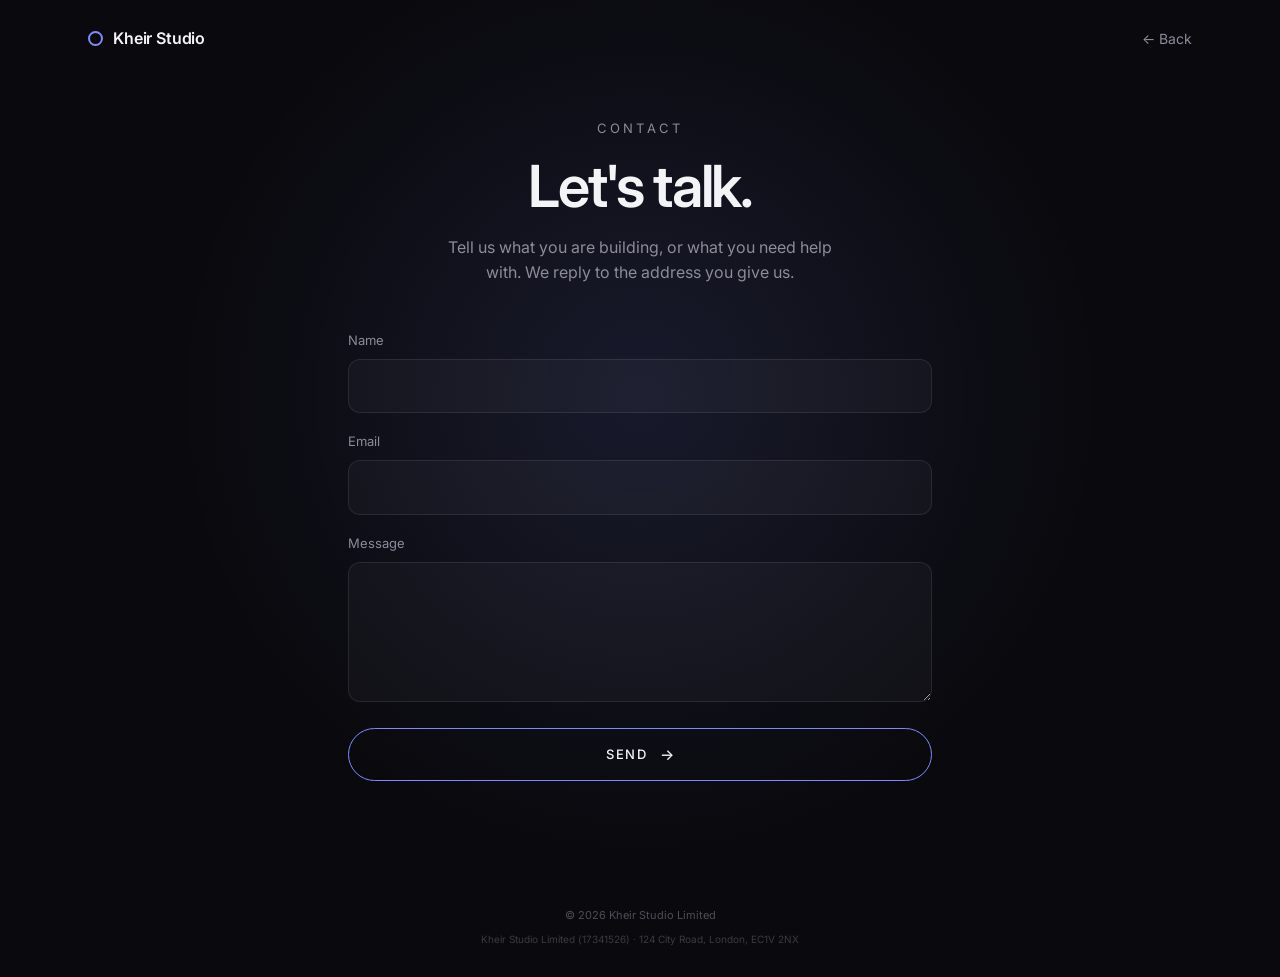
<file: contact.html>
<!doctype html>
<html lang="en-GB">
<head>
<meta charset="utf-8">
<meta name="viewport" content="width=device-width, initial-scale=1">
<title>Contact — Kheir Studio</title>
<meta name="description" content="Get in touch with Kheir Studio.">
<meta name="theme-color" content="#0a0a0e">
<link rel="icon" href="data:image/svg+xml,<svg xmlns='http://www.w3.org/2000/svg' viewBox='0 0 32 32'><circle cx='16' cy='16' r='10' fill='none' stroke='%237c8cff' stroke-width='3'/></svg>">
<link rel="preconnect" href="https://fonts.googleapis.com">
<link rel="preconnect" href="https://fonts.gstatic.com" crossorigin>
<link href="https://fonts.googleapis.com/css2?family=Inter:wght@400;500;600&display=swap" rel="stylesheet">
<style>
:root{
  --bg:#0a0a0e; --ink:#f4f4f7; --mut:#8b8b99; --faint:#4d4d59;
  --accent:#7c8cff; --line:rgba(255,255,255,.09);
  --ease:cubic-bezier(.22,1,.36,1);
}
*{box-sizing:border-box;margin:0;padding:0}
body{
  background:var(--bg);color:var(--ink);
  font-family:Inter,-apple-system,BlinkMacSystemFont,"Segoe UI",sans-serif;
  min-height:100svh;display:flex;flex-direction:column;
  -webkit-font-smoothing:antialiased;overflow-x:hidden;line-height:1.6;
}
a{color:inherit;text-decoration:none}

.aura{
  position:fixed;top:44%;left:50%;width:min(1000px,150vw);height:min(1000px,150vw);
  transform:translate(-50%,-50%);border-radius:50%;pointer-events:none;z-index:0;
  background:radial-gradient(circle,rgba(124,140,255,.13),rgba(124,140,255,.04) 42%,transparent 68%);
  animation:breathe 9s ease-in-out infinite;
}
@keyframes breathe{50%{transform:translate(-50%,-50%) scale(1.08);opacity:.85}}

.wrap{max-width:640px;margin:0 auto;padding:0 28px;width:100%}
.shell{position:relative;z-index:1;flex:1;display:flex;flex-direction:column}

nav{padding:26px 0}
.nav-in{display:flex;align-items:center;justify-content:space-between;gap:22px;
  max-width:1160px;margin:0 auto;padding:0 28px;width:100%}
.brand{display:flex;align-items:center;gap:10px;font-size:16px;font-weight:600;letter-spacing:-.01em}
.mark{width:15px;height:15px;border:2px solid var(--accent);border-radius:50%}
.back{font-size:14px;color:var(--mut);transition:color .3s}
.back:hover{color:var(--ink)}

main{flex:1;display:flex;align-items:center;padding:40px 0 70px}
.head{text-align:center;margin-bottom:44px}
.eyebrow{font-size:13px;letter-spacing:.24em;text-transform:uppercase;color:var(--mut);
  opacity:0;animation:fade .9s var(--ease) both .1s}
h1{font-size:clamp(36px,6.5vw,58px);font-weight:600;letter-spacing:-.04em;line-height:1.04;
  margin-top:18px;opacity:0;animation:up 1s var(--ease) both .22s}
.lede{color:var(--mut);font-size:16px;max-width:40ch;margin:18px auto 0;
  opacity:0;animation:up 1s var(--ease) both .34s}
@keyframes fade{to{opacity:1}}
@keyframes up{from{opacity:0;transform:translateY(14px)}to{opacity:1;transform:none}}

form{opacity:0;animation:up 1s var(--ease) both .46s}
.field{display:flex;flex-direction:column;gap:8px;margin-bottom:18px}
label{font-size:13px;color:var(--mut)}
input,textarea{
  background:rgba(255,255,255,.03);color:var(--ink);border:1px solid var(--line);
  border-radius:12px;padding:14px 16px;font:inherit;font-size:15.5px;width:100%;
  transition:border-color .3s,background .3s}
input:focus,textarea:focus{outline:none;border-color:var(--accent);background:rgba(124,140,255,.06)}
textarea{resize:vertical;min-height:140px}
.hp{position:absolute;left:-9999px}

button{
  width:100%;margin-top:8px;background:transparent;color:var(--ink);
  border:1px solid var(--accent);border-radius:999px;padding:15px 30px;
  font:inherit;font-size:13px;font-weight:500;letter-spacing:.14em;text-transform:uppercase;
  cursor:pointer;display:inline-flex;align-items:center;justify-content:center;gap:12px;
  transition:background .35s var(--ease),box-shadow .35s var(--ease),gap .35s var(--ease)}
button:hover:not(:disabled){background:rgba(124,140,255,.12);
  box-shadow:0 0 34px rgba(124,140,255,.26);gap:18px}
button:disabled{opacity:.5;cursor:not-allowed}
button span{font-size:15px;line-height:1;text-transform:none;letter-spacing:0}

.note{margin-top:14px;font-size:15px;text-align:center;min-height:20px}
.note.ok{font-size:17px;padding:22px 0}
.note.ok{color:#6ee7a8}
.note.err{color:#ff8b8b}

footer{padding:22px 0 30px;color:var(--faint);font-size:11px;text-align:center}
.legal{margin-top:7px;font-size:10px;line-height:1.6;color:#3a3a44}

@media(prefers-reduced-motion:reduce){
  *,*::before,*::after{animation:none!important;transition:none!important}
  .eyebrow,h1,.lede,form,.or{opacity:1;transform:none}
}
</style>
</head>
<body>

<div class="aura" aria-hidden="true"></div>

<div class="shell">

  <nav>
    <div class="nav-in">
      <a class="brand" href="index.html"><i class="mark"></i>Kheir Studio</a>
      <a class="back" href="index.html">&larr; Back</a>
    </div>
  </nav>

  <main>
    <div class="wrap">
      <div class="head">
        <p class="eyebrow">Contact</p>
        <h1>Let's talk.</h1>
        <p class="lede">
          Tell us what you are building, or what you need help with. We reply
          to the address you give us.
        </p>
      </div>

      <form id="form" novalidate>
        <div class="field">
          <label for="name">Name</label>
          <input id="name" name="name" type="text" required autocomplete="name">
        </div>
        <div class="field">
          <label for="email">Email</label>
          <input id="email" name="email" type="email" required autocomplete="email">
        </div>
        <div class="field">
          <label for="message">Message</label>
          <textarea id="message" name="message" required></textarea>
        </div>
        <!-- Bots fill hidden fields; humans never see this one. -->
        <input class="hp" type="text" name="_gotcha" tabindex="-1" autocomplete="off" aria-hidden="true">
        <button type="submit" id="send">Send <span>&rarr;</span></button>
        <p class="note" id="note" role="status" aria-live="polite"></p>
      </form>

    </div>
  </main>

  <footer>
    <div class="wrap">&copy; <span id="year">2026</span> Kheir Studio Limited
      <p class="legal">Kheir Studio Limited (17341526) &middot; 124 City Road, London, EC1V 2NX</p>
    </div>
  </footer>

</div>

<script>
(function () {
  document.getElementById('year').textContent = new Date().getFullYear();

  var form = document.getElementById('form');
  var note = document.getElementById('note');
  var send = document.getElementById('send');

  /* Posts to our own Supabase edge function, which relays the message to our
     inbox through Resend. The destination address lives server-side and is
     never exposed here. The anon key is publishable. */
  var ENDPOINT = 'https://bfzckjrctwlllpohgtqn.supabase.co/functions/v1/contact-form';
  var ANON = 'eyJhbGciOiJIUzI1NiIsInR5cCI6IkpXVCJ9.eyJpc3MiOiJzdXBhYmFzZSIsInJlZiI6ImJmemNranJjdHdsbGxwb2hndHFuIiwicm9sZSI6ImFub24iLCJpYXQiOjE3NzQ3MzQyNTUsImV4cCI6MjA5MDMxMDI1NX0.cmPuOca1kSPt48aBZuK-6yjpRTdvW4BaKt0vap03NNg';

  form.addEventListener('submit', function (e) {
    e.preventDefault();

    if (!form.name.value.trim() || !form.email.value.trim() || !form.message.value.trim()) {
      note.className = 'note err';
      note.textContent = 'Please fill in every field.';
      return;
    }
    // Honeypot: only bots fill this.
    if (form._gotcha && form._gotcha.value) return;

    send.disabled = true;
    note.className = 'note';
    note.textContent = 'Sending…';

    fetch(ENDPOINT, {
      method: 'POST',
      headers: {
        'Content-Type': 'application/json',
        apikey: ANON,
        Authorization: 'Bearer ' + ANON
      },
      body: JSON.stringify({
        name: form.name.value.trim(),
        email: form.email.value.trim(),
        subject: 'Kheir Studio website',
        message: form.message.value.trim()
      })
    }).then(function (r) {
      if (!r.ok) throw new Error('send failed');
      form.reset();
      form.style.display = 'none';
      note.className = 'note ok';
      note.textContent = 'Thank you for your message. You will hear from us.';
      note.style.display = 'block';
    }).catch(function () {
      note.className = 'note err';
      note.textContent = 'That did not send. Please try again in a moment.';
      send.disabled = false;
    });
  });
})();
</script>
</body>
</html>
</file>
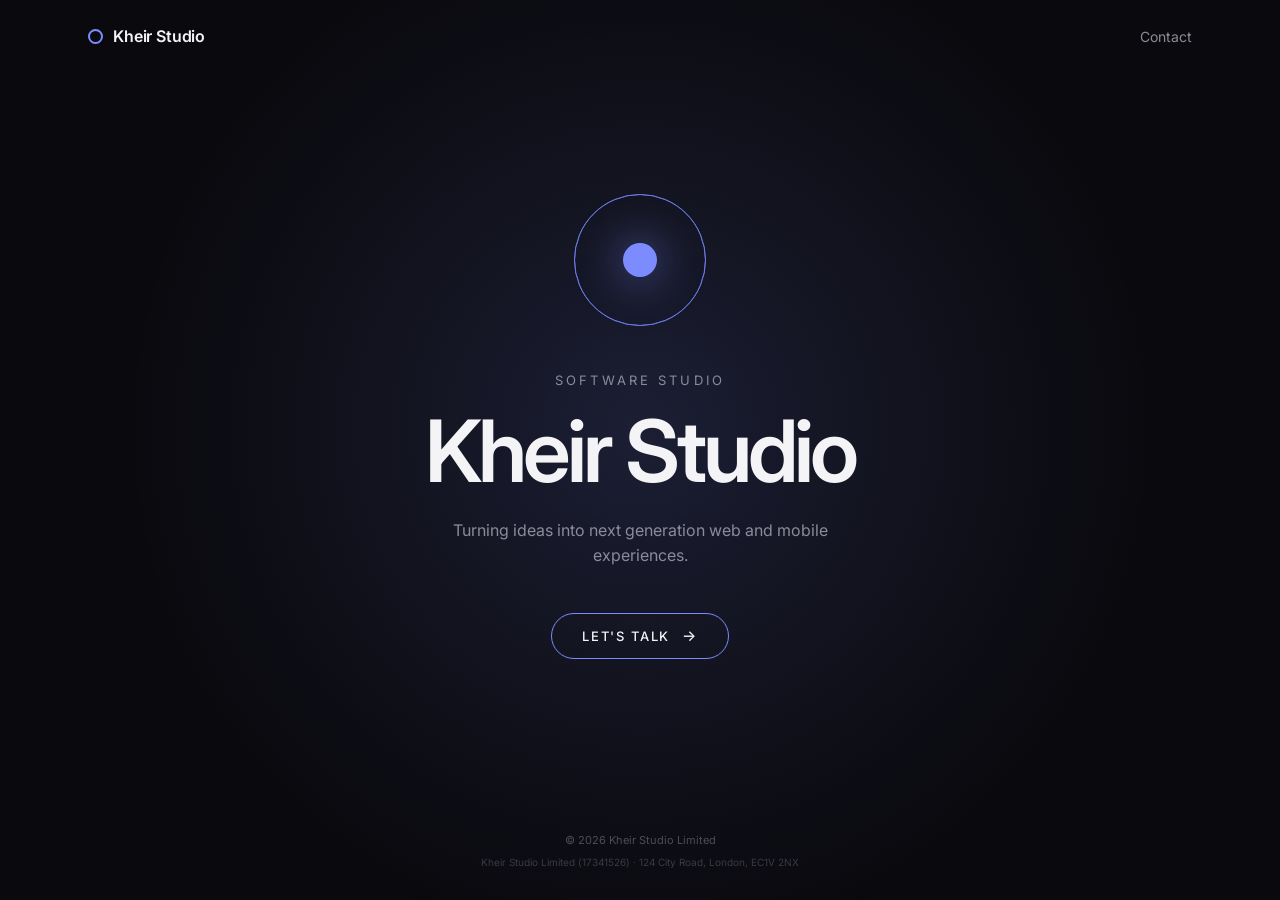
<file: index-v1.html>
<!doctype html>
<html lang="en-GB">
<head>
<meta charset="utf-8">
<meta name="viewport" content="width=device-width, initial-scale=1">
<title>Kheir Studio — Software studio</title>
<meta name="description" content="Kheir Studio. Turning ideas into next generation web and mobile experiences.">
<meta name="theme-color" content="#0a0a0e">
<meta property="og:title" content="Kheir Studio">
<meta property="og:description" content="Turning ideas into next generation web and mobile experiences.">
<meta property="og:type" content="website">
<link rel="icon" href="data:image/svg+xml,<svg xmlns='http://www.w3.org/2000/svg' viewBox='0 0 32 32'><circle cx='16' cy='16' r='10' fill='none' stroke='%237c8cff' stroke-width='3'/></svg>">
<link rel="preconnect" href="https://fonts.googleapis.com">
<link rel="preconnect" href="https://fonts.gstatic.com" crossorigin>
<link href="https://fonts.googleapis.com/css2?family=Inter:wght@400;500;600&display=swap" rel="stylesheet">
<style>
:root{
  --bg:#0a0a0e;
  --ink:#f4f4f7;
  --mut:#8b8b99;
  --accent:#7c8cff;
  --ease:cubic-bezier(.22,1,.36,1);
}
*{box-sizing:border-box;margin:0;padding:0}
body{
  background:var(--bg);color:var(--ink);
  font-family:Inter,-apple-system,BlinkMacSystemFont,"Segoe UI",sans-serif;
  min-height:100svh;display:flex;flex-direction:column;
  -webkit-font-smoothing:antialiased;overflow-x:hidden;
}
a{color:inherit;text-decoration:none}

/* soft glow behind the centre */
.aura{
  position:fixed;top:50%;left:50%;width:min(1100px,150vw);height:min(1100px,150vw);
  transform:translate(-50%,-52%);border-radius:50%;pointer-events:none;z-index:0;
  background:radial-gradient(circle,rgba(124,140,255,.16),rgba(124,140,255,.05) 42%,transparent 68%);
  animation:breathe 9s ease-in-out infinite;
}
@keyframes breathe{50%{transform:translate(-50%,-52%) scale(1.09);opacity:.85}}

.wrap{max-width:1160px;margin:0 auto;padding:0 28px;width:100%}
.shell{position:relative;z-index:1;flex:1;display:flex;flex-direction:column}

/* ---------- nav ---------- */
nav{padding:26px 0}
.nav-in{display:flex;align-items:center;justify-content:space-between;gap:22px}
.brand{display:flex;align-items:center;gap:10px;font-size:16px;font-weight:600;letter-spacing:-.01em}
.mark{width:15px;height:15px;border:2px solid var(--accent);border-radius:50%;
  animation:pulse 4s var(--ease) infinite}
@keyframes pulse{50%{transform:scale(.72);opacity:.6}}
.nav-links{display:flex;gap:28px;font-size:14px;color:var(--mut)}
.nav-links a{transition:color .3s}
.nav-links a:hover{color:var(--ink)}
@media(max-width:560px){.nav-links{gap:18px;font-size:13px}}

/* ---------- centre ---------- */
main{flex:1;display:flex;align-items:center;justify-content:center;
  text-align:center;padding:40px 0 70px}
.emblem{
  width:132px;height:132px;margin:0 auto 46px;position:relative;
  opacity:0;animation:fade 1.1s var(--ease) both .1s;
}
.emblem i{
  position:absolute;inset:0;border:1px solid rgba(124,140,255,.5);border-radius:50%;
  animation:ripple 4.5s var(--ease) infinite;
}
.emblem i:nth-child(2){animation-delay:1.5s}
.emblem i:nth-child(3){animation-delay:3s}
@keyframes ripple{
  0%{transform:scale(.55);opacity:0}
  25%{opacity:1}
  100%{transform:scale(1);opacity:0}
}
.emblem b{
  position:absolute;top:50%;left:50%;width:34px;height:34px;margin:-17px 0 0 -17px;
  background:var(--accent);border-radius:50%;
  box-shadow:0 0 44px rgba(124,140,255,.65);
}
.eyebrow{
  font-size:13px;letter-spacing:.24em;text-transform:uppercase;color:var(--mut);
  opacity:0;animation:fade .9s var(--ease) both .3s;
}
h1{
  font-size:clamp(42px,8.5vw,86px);font-weight:600;letter-spacing:-.045em;
  line-height:1.02;margin-top:20px;
  opacity:0;animation:up 1s var(--ease) both .42s;
}
.sub{
  color:var(--mut);font-size:16px;max-width:42ch;margin:22px auto 0;line-height:1.6;
  opacity:0;animation:up 1s var(--ease) both .54s;
}
@keyframes fade{to{opacity:1}}
@keyframes up{from{opacity:0;transform:translateY(14px)}to{opacity:1;transform:none}}

.cta{
  display:inline-flex;align-items:center;gap:12px;margin-top:44px;
  border:1px solid var(--accent);border-radius:999px;padding:14px 30px;
  font-size:13px;font-weight:500;letter-spacing:.14em;text-transform:uppercase;
  color:var(--ink);opacity:0;animation:up 1s var(--ease) both .66s;
  transition:background .35s var(--ease),box-shadow .35s var(--ease),gap .35s var(--ease);
}
.cta:hover{background:rgba(124,140,255,.12);box-shadow:0 0 34px rgba(124,140,255,.28);gap:18px}
.cta span{font-size:15px;line-height:1}

/* ---------- footer ---------- */
.legal{margin-top:7px;font-size:10px;line-height:1.6;color:#3a3a44}
footer{padding:22px 0 30px;color:#4d4d59;font-size:11px;text-align:center;
  opacity:0;animation:fade 1s var(--ease) both 1s}

@media(prefers-reduced-motion:reduce){
  *,*::before,*::after{animation:none!important;transition:none!important}
  .emblem,.eyebrow,h1,.sub,.cta,footer{opacity:1;transform:none}
}
</style>
</head>
<body>

<div class="aura" aria-hidden="true"></div>

<div class="shell">

  <nav>
    <div class="wrap nav-in">
      <span class="brand"><i class="mark"></i>Kheir Studio</span>
      <div class="nav-links">
        <a href="contact.html">Contact</a>
      </div>
    </div>
  </nav>

  <main>
    <div class="wrap">
      <div class="emblem" aria-hidden="true"><i></i><i></i><i></i><b></b></div>
      <p class="eyebrow">Software Studio</p>
      <h1>Kheir Studio</h1>
      <p class="sub">
        Turning ideas into next generation web and mobile experiences.
      </p>
      <a class="cta" href="contact.html">Let's talk <span>&rarr;</span></a>
    </div>
  </main>

  <footer>
    <div class="wrap">
      <span>&copy; <span id="year">2026</span> Kheir Studio Limited</span>
      <p class="legal">Kheir Studio Limited (17341526) &middot; 124 City Road, London, EC1V 2NX</p>
    </div>
  </footer>

</div>

<script>document.getElementById('year').textContent = new Date().getFullYear();</script>
</body>
</html>
</file>
<file: assets/site.css>
/* Fonts: self-hosted, Latin subset. SIL Open Font Licence 1.1, see fonts/OFL-*.txt */
@font-face{font-family:"Inter Tight";font-style:normal;font-weight:400 500;font-display:swap;
  src:url(fonts/inter-tight-latin.woff2) format("woff2");
  unicode-range:U+0000-00FF,U+0131,U+0152-0153,U+02BB-02BC,U+02C6,U+02DA,U+02DC,U+0304,U+0308,U+0329,U+2000-206F,U+20AC,U+2122,U+2191,U+2193,U+2212,U+2215,U+FEFF,U+FFFD}
@font-face{font-family:"Instrument Serif";font-style:italic;font-weight:400;font-display:swap;
  src:url(fonts/instrument-serif-italic-latin.woff2) format("woff2");
  unicode-range:U+0000-00FF,U+0131,U+0152-0153,U+02BB-02BC,U+02C6,U+02DA,U+02DC,U+0304,U+0308,U+0329,U+2000-206F,U+20AC,U+2122,U+2191,U+2193,U+2212,U+2215,U+FEFF,U+FFFD}
@font-face{font-family:"JetBrains Mono";font-style:normal;font-weight:400 500;font-display:swap;
  src:url(fonts/jetbrains-mono-latin.woff2) format("woff2");
  unicode-range:U+0000-00FF,U+0131,U+0152-0153,U+02BB-02BC,U+02C6,U+02DA,U+02DC,U+0304,U+0308,U+0329,U+2000-206F,U+20AC,U+2122,U+2191,U+2193,U+2212,U+2215,U+FEFF,U+FFFD}

:root{
  --paper:#F3F0E9; --ink:#121216; --mut:#6E6C66; --line:rgba(18,18,22,.14); --line-2:rgba(18,18,22,.32);
  --accent:#4B57F5; --accent-night:#8A94FF; --live:#17A567;
  --night:#0B0B10; --night-ink:#EFEDE6; --night-mut:#8E8D97; --night-line:rgba(239,237,230,.14);
  --ease:cubic-bezier(.22,1,.36,1);
  --pad:clamp(20px,4.2vw,64px);
  --radius:clamp(22px,3vw,44px);
  --sans:"Inter Tight",-apple-system,BlinkMacSystemFont,"Segoe UI",sans-serif;
  --serif:"Instrument Serif",Georgia,serif;
  --mono:"JetBrains Mono",ui-monospace,Menlo,monospace;
}
*{box-sizing:border-box;margin:0;padding:0}
html{-webkit-text-size-adjust:100%;scroll-padding-top:84px}
html.menu-open{overflow:hidden}
body{background:var(--paper);color:var(--ink);font-family:var(--sans);font-size:17px;line-height:1.5;
  -webkit-font-smoothing:antialiased;overflow-x:hidden}
a{color:inherit;text-decoration:none}
img{display:block;max-width:100%}
picture{display:contents}
ul,ol{list-style:none}
em{font-family:var(--serif);font-style:italic;font-weight:400;letter-spacing:-.015em}
:focus-visible{outline:2px solid var(--accent);outline-offset:4px;border-radius:4px}
.night :focus-visible{outline-color:var(--accent-night)}
.wrap{max-width:1360px;margin:0 auto;padding-left:var(--pad);padding-right:var(--pad)}
.mono{font-family:var(--mono);font-size:12px;letter-spacing:.04em;text-transform:uppercase}
.skip{position:absolute;left:-999px}
.skip:focus{left:16px;top:16px;z-index:99;background:var(--ink);color:var(--paper);padding:10px 14px;border-radius:8px}
.todo{display:inline-block;font-family:var(--mono);font-size:11px;letter-spacing:.03em;color:var(--accent);
  border:1px dashed var(--accent);border-radius:6px;padding:4px 8px;text-transform:none;line-height:1.4;vertical-align:middle}
.night .todo{color:var(--accent-night);border-color:var(--accent-night)}
.u{border-bottom:1px solid currentColor;padding-bottom:2px;transition:color .3s}
.u:hover{color:var(--accent)}

/* reveal on scroll (only hidden when JS is running) */
.js [data-reveal]{opacity:0;transform:translateY(26px);transition:opacity 1s var(--ease),transform 1s var(--ease);transition-delay:var(--d,0ms)}
.js [data-reveal].is-in{opacity:1;transform:none}

/* ---------- the dot ---------- */
.dot{position:fixed;left:0;top:0;width:10px;height:10px;border-radius:50%;background:var(--accent);
  z-index:30;pointer-events:none;opacity:0;will-change:transform}
.js-dot .dot{opacity:1;view-transition-name:dot}
.dot-anchor{display:inline-block;width:.17em;height:.17em;border-radius:50%;background:var(--accent);margin-left:.05em;flex:none}
.dot-anchor--sm{width:8px;height:8px;margin:0 12px 0 0}
.js-dot .dot-anchor{background:transparent}
.js-dot .dot-anchor--sm{box-shadow:inset 0 0 0 1px currentColor;opacity:.5}

/* ---------- nav ---------- */
.nav{position:fixed;inset:0 0 auto 0;z-index:50;mix-blend-mode:difference;color:#fff;transition:transform .6s var(--ease)}
.nav.is-hidden{transform:translateY(-110%)}
.menu-open .nav{transform:none}
.nav-in{display:flex;align-items:center;justify-content:space-between;height:72px}
/* logo lockup: K-dot icon, hairline, name. One colour in the nav because of the blend mode. */
.brand{display:inline-flex;align-items:center;gap:11px;font-weight:500;letter-spacing:-.03em;font-size:19px;line-height:1;white-space:nowrap}
.brand svg{height:25px;width:auto;fill:currentColor;flex:none}
.brand i{display:block;width:1px;height:25px;background:currentColor;opacity:.5}
.nav-links{display:flex;gap:30px;font-size:14px}
.nav-links a{position:relative;padding:4px 0}
.nav-links a::after{content:"";position:absolute;left:0;right:0;bottom:0;height:1px;background:currentColor;
  transform:scaleX(0);transform-origin:right;transition:transform .5s var(--ease)}
.nav-links a:hover::after,.nav-links a[aria-current]::after{transform:scaleX(1);transform-origin:left}
.nav-cta,.nav-menu{border:1px solid currentColor;border-radius:999px;padding:9px 18px;font-size:14px;line-height:1.3;transition:background .4s,color .4s}
.nav-cta:hover,.nav-menu:hover{background:#fff;color:#000}
.nav-menu{display:none;background:none;color:inherit;font-family:inherit;cursor:pointer}
@media(max-width:760px){.nav-links,.nav-cta{display:none}.nav-menu{display:inline-block}}
/* the logo's dot in the header: the nav blends with the page, so site.js lays a true accent dot over it */
.nav-dot{position:fixed;z-index:51;border-radius:50%;background:var(--accent);pointer-events:none;
  transition:transform .6s var(--ease),background-color .4s}
.nav-dot.on-dark{background:var(--accent-night)}
.nav-dot.is-hidden{transform:translateY(-90px)}
.menu-open .nav-dot{transform:none;background:var(--accent)}
.has-nav-dot .nav .k-dot{fill:transparent}

/* menu (phones) */
.menu{position:fixed;inset:0;z-index:45;background:var(--paper);overflow-y:auto;
  padding:104px var(--pad) 40px;display:flex;flex-direction:column;justify-content:space-between;gap:40px}
.menu[hidden]{display:none}
.menu nav{display:flex;flex-direction:column;border-bottom:1px solid var(--line)}
.menu nav a{font-size:clamp(38px,11vw,60px);font-weight:500;letter-spacing:-.045em;line-height:1.15;padding:8px 0;border-top:1px solid var(--line)}
.menu nav a[aria-current]{color:var(--accent)}
.menu .btn{align-self:flex-start;margin-top:28px}
.menu-legal{color:var(--mut);line-height:1.6}
.js .menu{opacity:0;transition:opacity .45s var(--ease)}
.js .menu nav a{transform:translateY(18px);transition:transform .8s var(--ease);transition-delay:calc(var(--i,0)*45ms)}
.js .menu.is-open{opacity:1}
.js .menu.is-open nav a{transform:none}

/* ---------- hero ---------- */
.hero{min-height:100svh;display:flex;flex-direction:column;justify-content:flex-end;padding-top:130px;padding-bottom:38px}
.hero--page{min-height:82svh}
.hero--short{min-height:0;padding-top:clamp(130px,17vw,240px);padding-bottom:0}
.hero-meta{display:flex;justify-content:space-between;gap:20px;color:var(--mut)}
html:not(.js) .clock{display:none}
h1{font-weight:500;font-size:clamp(40px,11.2vw,184px);line-height:.9;letter-spacing:-.05em;margin:22px 0 0 -.04em}
.h1--long{font-size:clamp(35px,6.9vw,96px)}
.line{display:block;overflow:hidden;padding-bottom:.16em;margin-bottom:-.16em}
.line-in{display:block}
.js .line-in{transform:translateY(114%)}
.js.is-ready .line-in{transform:none;transition:transform 1.25s var(--ease);transition-delay:calc(var(--i,0)*120ms + 120ms)}
.hero-foot{display:grid;grid-template-columns:minmax(0,1fr) auto;gap:40px;align-items:end;
  margin-top:clamp(34px,5vw,70px);padding-top:26px;border-top:1px solid var(--line)}
.lede{font-size:clamp(18px,1.75vw,25px);line-height:1.32;letter-spacing:-.015em;max-width:34ch}
.live li{display:flex;justify-content:space-between;gap:34px;padding:7px 0}
.live a{display:flex;justify-content:space-between;gap:34px;width:100%}
.live a span{color:var(--mut);transition:color .3s}
.live a:hover span{color:var(--accent)}
.live-h{color:var(--mut);align-items:center;justify-content:flex-start!important;gap:9px!important}
.pulse{display:inline-block;width:7px;height:7px;border-radius:50%;background:var(--live);position:relative;flex:none}
.pulse::after{content:"";position:absolute;inset:-5px;border-radius:50%;border:1px solid var(--live);animation:ping 2.4s var(--ease) infinite}
@keyframes ping{0%{transform:scale(.5);opacity:.9}100%{transform:scale(1.5);opacity:0}}
@media(max-width:760px){.hero-foot{grid-template-columns:1fr}}

/* ---------- sections ---------- */
section{padding-top:clamp(90px,13vw,190px);padding-bottom:clamp(90px,13vw,190px)}
section.tight{padding-top:0}
section.compact{padding-top:clamp(56px,7vw,110px);padding-bottom:0}
.label{display:flex;align-items:center;color:var(--mut);margin-bottom:clamp(30px,4.4vw,64px)}
.label b{font-weight:500;color:var(--ink);margin-right:14px}
.h2{font-size:clamp(40px,7vw,116px);line-height:.94;letter-spacing:-.045em;font-weight:500}
.label + .ledger{margin-top:0}
.statement-lite{font-size:clamp(22px,2.4vw,34px);line-height:1.2;letter-spacing:-.025em;max-width:30ch}
.after{margin-top:22px}

/* dark band */
.night{background:var(--night);color:var(--night-ink);border-radius:var(--radius)}
.night .label{color:var(--night-mut)}
.night .label b{color:var(--night-ink)}
.night + section{padding-top:clamp(90px,13vw,190px)}

/* statement */
.statement{font-size:clamp(29px,4.5vw,72px);line-height:1.07;letter-spacing:-.035em;font-weight:500;max-width:1180px}
.js .statement .w{opacity:.16}
.statement-d{color:var(--mut);font-size:clamp(17px,1.4vw,20px);max-width:48ch;margin-top:clamp(26px,3vw,40px)}

/* service rows */
.rows{border-bottom:1px solid var(--line)}
.row{display:grid;grid-template-columns:70px minmax(0,1fr) minmax(0,1.05fr) 44px;gap:24px;align-items:center;
  padding:clamp(26px,3.4vw,46px) 0;border-top:1px solid var(--line)}
.row-n{color:var(--mut)}
.row-t{font-size:clamp(34px,5.2vw,82px);line-height:1;letter-spacing:-.045em;font-weight:500;
  transition:transform .7s var(--ease),color .4s}
.row-d{color:var(--mut);font-size:16px;line-height:1.5;max-width:46ch}
.row-d strong{display:block;color:var(--ink);font-weight:500;font-size:19px;letter-spacing:-.01em;margin-bottom:6px}
.row-a{font-size:26px;justify-self:end;transition:transform .7s var(--ease),color .4s}
.row:hover .row-t{transform:translateX(18px);color:var(--accent)}
.row:hover .row-a{transform:translateX(8px);color:var(--accent)}
@media(max-width:860px){
  .row{grid-template-columns:40px minmax(0,1fr) 30px}
  .row-d{grid-column:2 / -1}
  .row:hover .row-t{transform:none}
}

/* projects */
.project{display:grid;grid-template-columns:minmax(0,5fr) minmax(0,6fr);gap:clamp(30px,6vw,110px);align-items:center;
  padding:clamp(64px,9vw,140px) 0;border-top:1px solid var(--night-line)}
.project--first{border-top:0;padding-top:clamp(50px,7vw,100px)}
.project:last-child{padding-bottom:0}
.project--flip .p-media{order:-1}
.p-head{display:flex;align-items:center;gap:16px}
.p-head img{width:56px;height:56px;border-radius:14px}
.p-name{font-size:clamp(30px,3.6vw,56px);letter-spacing:-.04em;font-weight:500;line-height:1}
.p-line{font-size:clamp(19px,1.8vw,26px);line-height:1.28;letter-spacing:-.015em;margin:24px 0 30px;max-width:26ch}
.facts{border-top:1px solid var(--night-line)}
.facts li{display:grid;grid-template-columns:118px minmax(0,1fr);gap:16px;padding:13px 0;border-bottom:1px solid var(--night-line);font-size:15px}
.facts .mono{color:var(--night-mut);padding-top:3px}
.facts .ok{display:inline-flex;align-items:center;gap:9px}
.facts a{border-bottom:1px solid currentColor}
.btn-line{display:inline-flex;gap:10px;align-items:center;margin-top:32px;padding-bottom:6px;border-bottom:1px solid currentColor;font-size:16px}
.btn-line span{display:inline-block;transition:transform .5s var(--ease)}
.btn-line:hover span{transform:translate(4px,-4px)}
.btn-line--r:hover span{transform:translateX(5px)}
.phones{display:flex;justify-content:center;gap:clamp(14px,2.4vw,36px);align-items:flex-start}
a.phones{cursor:pointer}
.phone{width:min(44%,300px);aspect-ratio:506/1100;border-radius:clamp(26px,3.3vw,48px);padding:6px;background:#1C1C22;
  box-shadow:0 50px 90px -34px rgba(0,0,0,.85),inset 0 0 0 1px rgba(255,255,255,.07);will-change:transform}
.phone img{width:100%;height:100%;object-fit:cover;border-radius:clamp(21px,2.9vw,42px)}
.ba{position:relative;aspect-ratio:3/2;border-radius:clamp(16px,2vw,28px);overflow:hidden;--pos:50%;background:#16161b}
.ba img{position:absolute;inset:0;width:100%;height:100%;object-fit:cover}
.ba-before{clip-path:inset(0 calc(100% - var(--pos)) 0 0)}
.ba-line{position:absolute;top:0;bottom:0;left:var(--pos);width:2px;margin-left:-1px;background:#fff}
.ba-line::after{content:"";position:absolute;top:50%;left:50%;width:38px;height:38px;margin:-19px 0 0 -19px;border-radius:50%;
  background:#fff;box-shadow:0 6px 20px rgba(0,0,0,.35)}
.ba-tag{position:absolute;bottom:14px;background:rgba(11,11,16,.62);color:#fff;padding:6px 10px;border-radius:999px;
  -webkit-backdrop-filter:blur(8px);backdrop-filter:blur(8px);font-size:10px}
.ba-tag--l{left:14px}.ba-tag--r{right:14px}
.ba input{position:absolute;inset:0;width:100%;height:100%;margin:0;opacity:0;cursor:ew-resize}
@media(max-width:860px){
  .project{grid-template-columns:1fr}
  .project--flip .p-media{order:0}
}

/* receipts */
.ledger{border-bottom:1px solid var(--line);margin-top:clamp(40px,5vw,70px)}
.ledger li{display:grid;grid-template-columns:190px minmax(0,1fr) auto;gap:24px;align-items:baseline;
  padding:clamp(18px,2vw,28px) 0;border-top:1px solid var(--line)}
.ledger .k{color:var(--mut)}
.ledger .v{font-size:clamp(18px,2vw,29px);letter-spacing:-.025em;line-height:1.2;transition:transform .7s var(--ease)}
.ledger .go{white-space:nowrap;border-bottom:1px solid currentColor;padding-bottom:3px;transition:color .3s}
.ledger li:hover .v{transform:translateX(12px)}
.ledger li:hover .go{color:var(--accent)}
.ledger .none .v{color:var(--mut)}
.ledger--plain li{grid-template-columns:190px minmax(0,1fr)}
.ledger--plain li:hover .v{transform:none}
/* small print: company details */
.ledger--small li{padding:14px 0;gap:6px 24px}
.ledger--small .v{font-size:15px;letter-spacing:0;line-height:1.45;color:var(--mut)}
.ledger--small li:hover .v{transform:none}
.ledger--small .go{font-size:11px}
@media(max-width:860px){
  .ledger li,.ledger--plain li{grid-template-columns:1fr;gap:8px}
  .ledger .go{justify-self:start}
  .ledger li:hover .v{transform:none}
}

/* steps */
.steps{display:grid;grid-template-columns:repeat(3,minmax(0,1fr));gap:clamp(24px,3.4vw,56px);margin-top:clamp(44px,6vw,90px)}
.steps--4{grid-template-columns:repeat(4,minmax(0,1fr))}
.step{border-top:1px solid var(--ink);padding-top:22px}
.step i{font-family:var(--serif);font-style:italic;font-size:clamp(54px,6vw,92px);line-height:1;color:var(--accent);display:block}
.step h3{font-size:clamp(22px,2.2vw,31px);letter-spacing:-.03em;font-weight:500;margin:16px 0 10px;line-height:1.1}
.step p{color:var(--mut);font-size:16px;max-width:34ch}
.night .step{border-top-color:var(--night-line)}
.night .step i{color:var(--accent-night)}
.night .step p{color:var(--night-mut)}
.keep{display:flex;flex-wrap:wrap;gap:12px 30px;align-items:center;margin-top:clamp(40px,5vw,70px);
  font-size:clamp(20px,2.3vw,32px);letter-spacing:-.03em}
.keep span.mono{color:var(--mut)}
.night .keep span.mono{color:var(--night-mut)}
.keep + .keep{margin-top:16px}
.night .btn-line{margin-top:clamp(36px,4vw,56px)}
@media(max-width:1000px){.steps--4{grid-template-columns:repeat(2,minmax(0,1fr))}}
@media(max-width:860px){.steps,.steps--4{grid-template-columns:1fr}}

/* two columns: you keep / we do */
.cols2{display:grid;grid-template-columns:repeat(2,minmax(0,1fr));margin-top:clamp(44px,6vw,90px)}
.cols2 > div{padding:0 clamp(20px,4vw,64px)}
.cols2 > div:first-child{padding-left:0}
.cols2 > div + div{border-left:1px solid var(--night-line);padding-right:0}
.cols2 .mono{color:var(--night-mut);padding-bottom:16px}
.cols2 ul{border-bottom:1px solid var(--night-line)}
.cols2 li{font-size:28px;font-weight:500;letter-spacing:-.035em;line-height:1.15;padding:12px 0;border-top:1px solid var(--night-line)}
@media(max-width:760px){
  .cols2{grid-template-columns:1fr;gap:44px}
  .cols2 > div,.cols2 > div + div{padding:0;border-left:0}
}

/* sample audit card */
.audit{max-width:760px;margin-top:clamp(40px,5vw,70px);border:1px solid var(--line);border-radius:14px;background:var(--paper);padding:clamp(20px,3vw,36px)}
.audit-h{color:var(--accent);padding-bottom:18px}
.audit li{display:grid;grid-template-columns:170px minmax(0,1fr);gap:8px 24px;padding:16px 0;border-top:1px solid var(--line)}
.audit .k{color:var(--mut);padding-top:3px}
.audit .v{font-size:clamp(17px,1.5vw,20px);letter-spacing:-.015em;line-height:1.35}
.audit-note{color:var(--mut);max-width:60ch;margin-top:22px}
@media(max-width:600px){.audit li{grid-template-columns:1fr}}

/* questions: plain <details>, no JavaScript */
.faq{border-bottom:1px solid var(--line);margin-top:clamp(40px,5vw,70px)}
.faq details{border-top:1px solid var(--line)}
.faq summary{display:flex;justify-content:space-between;align-items:baseline;gap:20px;cursor:pointer;list-style:none;
  font-size:24px;font-weight:500;letter-spacing:-.03em;line-height:1.2;padding:22px 0}
.faq summary::-webkit-details-marker{display:none}
.faq summary::after{content:"+";font-weight:400;font-size:28px;line-height:1;flex:none;transition:transform .5s var(--ease)}
.faq details[open] summary::after{transform:rotate(45deg)}
.faq summary:hover{color:var(--accent)}
.faq .a{max-width:60ch;color:var(--mut);padding:0 0 24px}
.faq .a a{color:var(--ink);border-bottom:1px solid currentColor}

/* prose (privacy) */
.prose{max-width:68ch;font-size:17px}
.prose h2{font-size:28px;font-weight:500;letter-spacing:-.03em;line-height:1.15;margin:56px 0 12px}
.prose h2:first-child{margin-top:0}
.prose p+p{margin-top:.8em}
.prose a{border-bottom:1px solid currentColor;transition:color .3s}
.prose a:hover{color:var(--accent)}
.prose .updated{margin-top:56px;color:var(--mut)}

/* about */
.about{display:grid;grid-template-columns:minmax(0,4fr) minmax(0,7fr);gap:clamp(30px,6vw,110px);align-items:end}
.portrait{aspect-ratio:4/5;border-radius:clamp(16px,2vw,28px);background:
  repeating-linear-gradient(135deg,rgba(18,18,22,.05) 0 10px,transparent 10px 20px),#E9E5DB;
  display:flex;align-items:flex-end;padding:16px}
.portrait .todo{background:var(--paper)}
.about-t{font-size:clamp(28px,4vw,62px);line-height:1.04;letter-spacing:-.04em;font-weight:500}
.about-d{color:var(--mut);font-size:clamp(17px,1.4vw,20px);max-width:48ch;margin-top:26px}
.about-l{display:flex;flex-wrap:wrap;align-items:center;gap:14px 22px;margin-top:30px}
.about-l a{border-bottom:1px solid currentColor;padding-bottom:3px}
@media(max-width:860px){.about{grid-template-columns:1fr}.portrait{max-width:320px}}

/* contact form */
.form{display:grid;gap:30px;max-width:760px}
.form[hidden]{display:none}
.field{display:grid;gap:4px;min-width:0}
.field-l{font-family:var(--mono);font-size:12px;letter-spacing:.04em;text-transform:uppercase;color:var(--mut)}
.field-l small{font-size:inherit;text-transform:none;letter-spacing:0}
.input{font:inherit;font-size:20px;letter-spacing:-.01em;color:var(--ink);background:transparent;border:0;border-bottom:1px solid var(--line-2);
  border-radius:0;padding:14px 0;width:100%;transition:border-color .3s;-webkit-appearance:none;appearance:none}
.input:hover{border-bottom-color:var(--ink)}
.input:focus{outline:none;border-bottom-color:var(--accent);box-shadow:0 1px 0 0 var(--accent)}
.input[aria-invalid="true"]{border-bottom-color:var(--ink);box-shadow:0 1px 0 0 var(--ink)}
textarea.input{resize:vertical;line-height:1.45}
.select{position:relative}
.select select{padding-right:34px;cursor:pointer}
.select::after{content:"↓";position:absolute;right:2px;top:50%;transform:translateY(-50%);pointer-events:none;color:var(--mut)}
.field-e{font-size:15px}
.field-e:not(:empty)::before{content:"! "}
.hp{position:absolute;left:-9999px;width:1px;height:1px;overflow:hidden}
.form-foot{display:flex;flex-wrap:wrap;align-items:center;gap:18px 30px}
.form-note{font-size:16px}
.form-err::before{content:"! "}
.nojs{border:1px solid var(--line-2);border-radius:14px;padding:16px 18px;font-size:16px;max-width:760px}
.js .nojs{display:none}
.form-ok{font-size:clamp(24px,2.6vw,36px);letter-spacing:-.03em;line-height:1.2;font-weight:500;max-width:760px;
  border-top:1px solid var(--ink);padding-top:22px}
.form-ok[hidden]{display:none}
.form-ok:focus{outline:none}

/* cta */
.cta{padding-top:clamp(10px,3vw,50px);padding-bottom:clamp(60px,8vw,120px)}
.cta-big{font-size:clamp(70px,19.5vw,330px);line-height:.86;letter-spacing:-.06em;font-weight:500;margin-left:-.05em;white-space:nowrap}
.cta-big--long{font-size:clamp(34px,9.8vw,160px)}
.cta-foot{display:flex;flex-wrap:wrap;justify-content:space-between;align-items:center;gap:26px;
  margin-top:clamp(34px,5vw,70px);padding-top:26px;border-top:1px solid var(--line)}
.cta-foot p{font-size:clamp(18px,1.7vw,24px);letter-spacing:-.015em;max-width:36ch;line-height:1.3}
.btn{display:inline-flex;align-items:center;gap:12px;background:var(--ink);color:var(--paper);border-radius:999px;border:0;
  padding:20px 34px;font:inherit;font-size:17px;line-height:1.3;cursor:pointer;transition:transform .5s var(--ease),background .4s}
.btn:hover{background:var(--accent)}
.btn:disabled{opacity:.55;cursor:progress}

/* footer: full-colour lockup, every page, the legal line */
footer{padding-top:26px;padding-bottom:34px;color:var(--mut)}
.foot{display:flex;flex-wrap:wrap;justify-content:space-between;align-items:center;gap:22px 40px;border-top:1px solid var(--line);padding-top:26px}
.foot .brand{color:var(--ink);font-size:17px}
.foot .brand svg{fill:var(--ink)}
.foot .brand .k-dot{fill:var(--accent)}
.foot .brand i{background:var(--accent)}
.foot-nav{display:flex;flex-wrap:wrap;gap:10px 26px;font-size:15px;color:var(--ink)}
.foot-nav a{border-bottom:1px solid transparent;padding-bottom:2px;transition:border-color .3s}
.foot-nav a:hover,.foot-nav a[aria-current]{border-bottom-color:currentColor}
.foot-legal{display:flex;flex-wrap:wrap;justify-content:space-between;gap:8px 30px;margin-top:26px;line-height:1.6}
.foot-legal.mono,.menu-legal.mono{font-size:10px;letter-spacing:.05em}

/* 404 */
.lost{font-size:clamp(18px,1.75vw,25px);letter-spacing:-.015em;margin-top:clamp(34px,5vw,70px);padding-top:26px;border-top:1px solid var(--line)}

/* cursor label over product media (fine pointers only, added by site.js) */
.cursor{position:fixed;left:0;top:0;z-index:40;pointer-events:none;background:var(--accent);color:#fff;border-radius:999px;
  padding:9px 14px;opacity:0;transition:opacity .35s var(--ease);white-space:nowrap}
.cursor.is-on{opacity:1}

/* page transitions: the dot carries over from page to page */
@view-transition{navigation:auto}
::view-transition-group(dot){animation-duration:.9s;animation-timing-function:cubic-bezier(.22,1,.36,1)}
::view-transition-old(root),::view-transition-new(root){animation-duration:.45s}
.vt-in .line-in{transform:none!important;transition:none!important}

/* failsafe: page is not being painted, so show everything without waiting for a transition */
.no-anim .line-in,.no-anim [data-reveal],.no-anim .menu,.no-anim .menu nav a,.no-anim .faq summary::after{transform:none!important;opacity:1!important;transition:none!important}
.no-anim .faq details[open] summary::after{transform:rotate(45deg)!important}
.menu-open .dot{view-transition-name:none}
.no-anim .statement .w{opacity:1!important}
.no-anim .dot,.no-anim .cursor{display:none}
.no-anim.js-dot .dot-anchor{background:var(--accent)}
.no-anim.js-dot .dot-anchor--sm{box-shadow:none;opacity:1}

@media(prefers-reduced-motion:reduce){
  @view-transition{navigation:none}
  *,*::before,*::after{animation:none!important;transition:none!important}
  .js [data-reveal]{opacity:1;transform:none}
  .js .line-in{transform:none}
  .js .statement .w{opacity:1}
  .js .menu,.js .menu nav a{opacity:1;transform:none}
}
</file>
